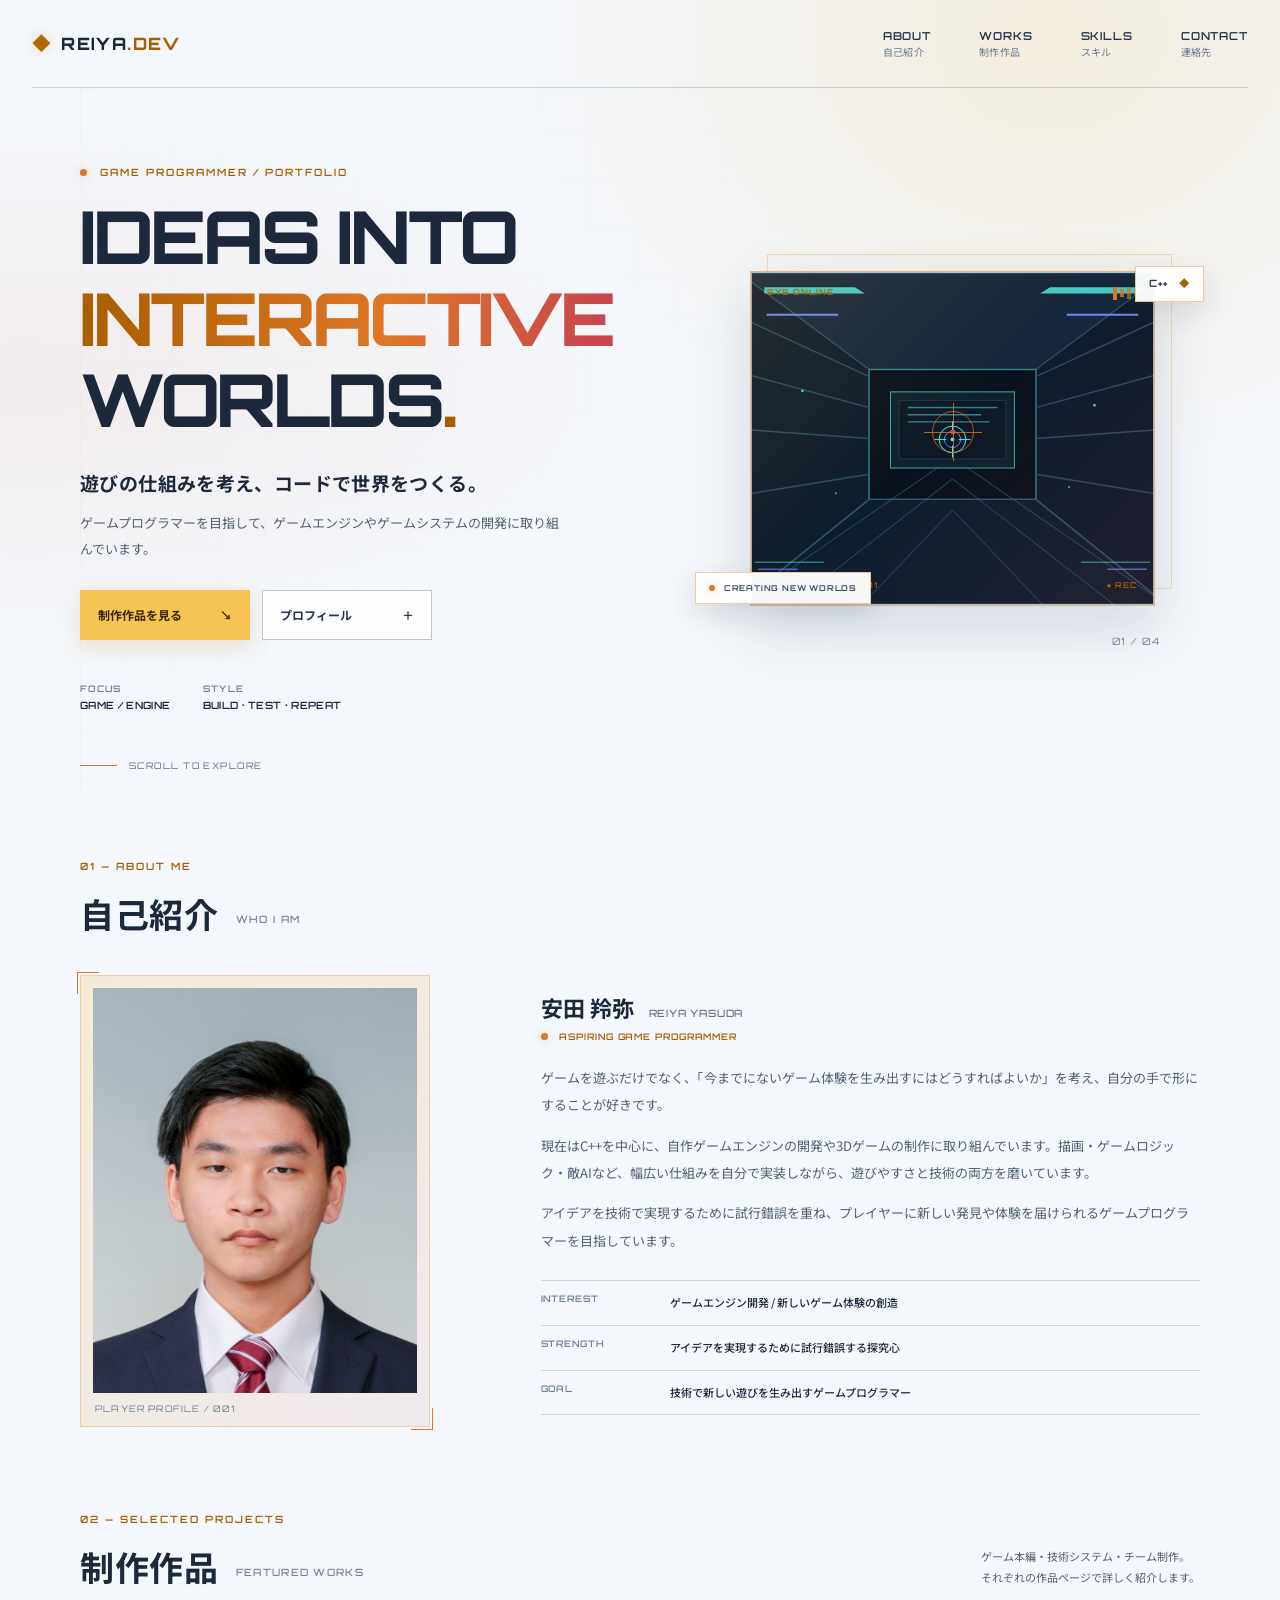
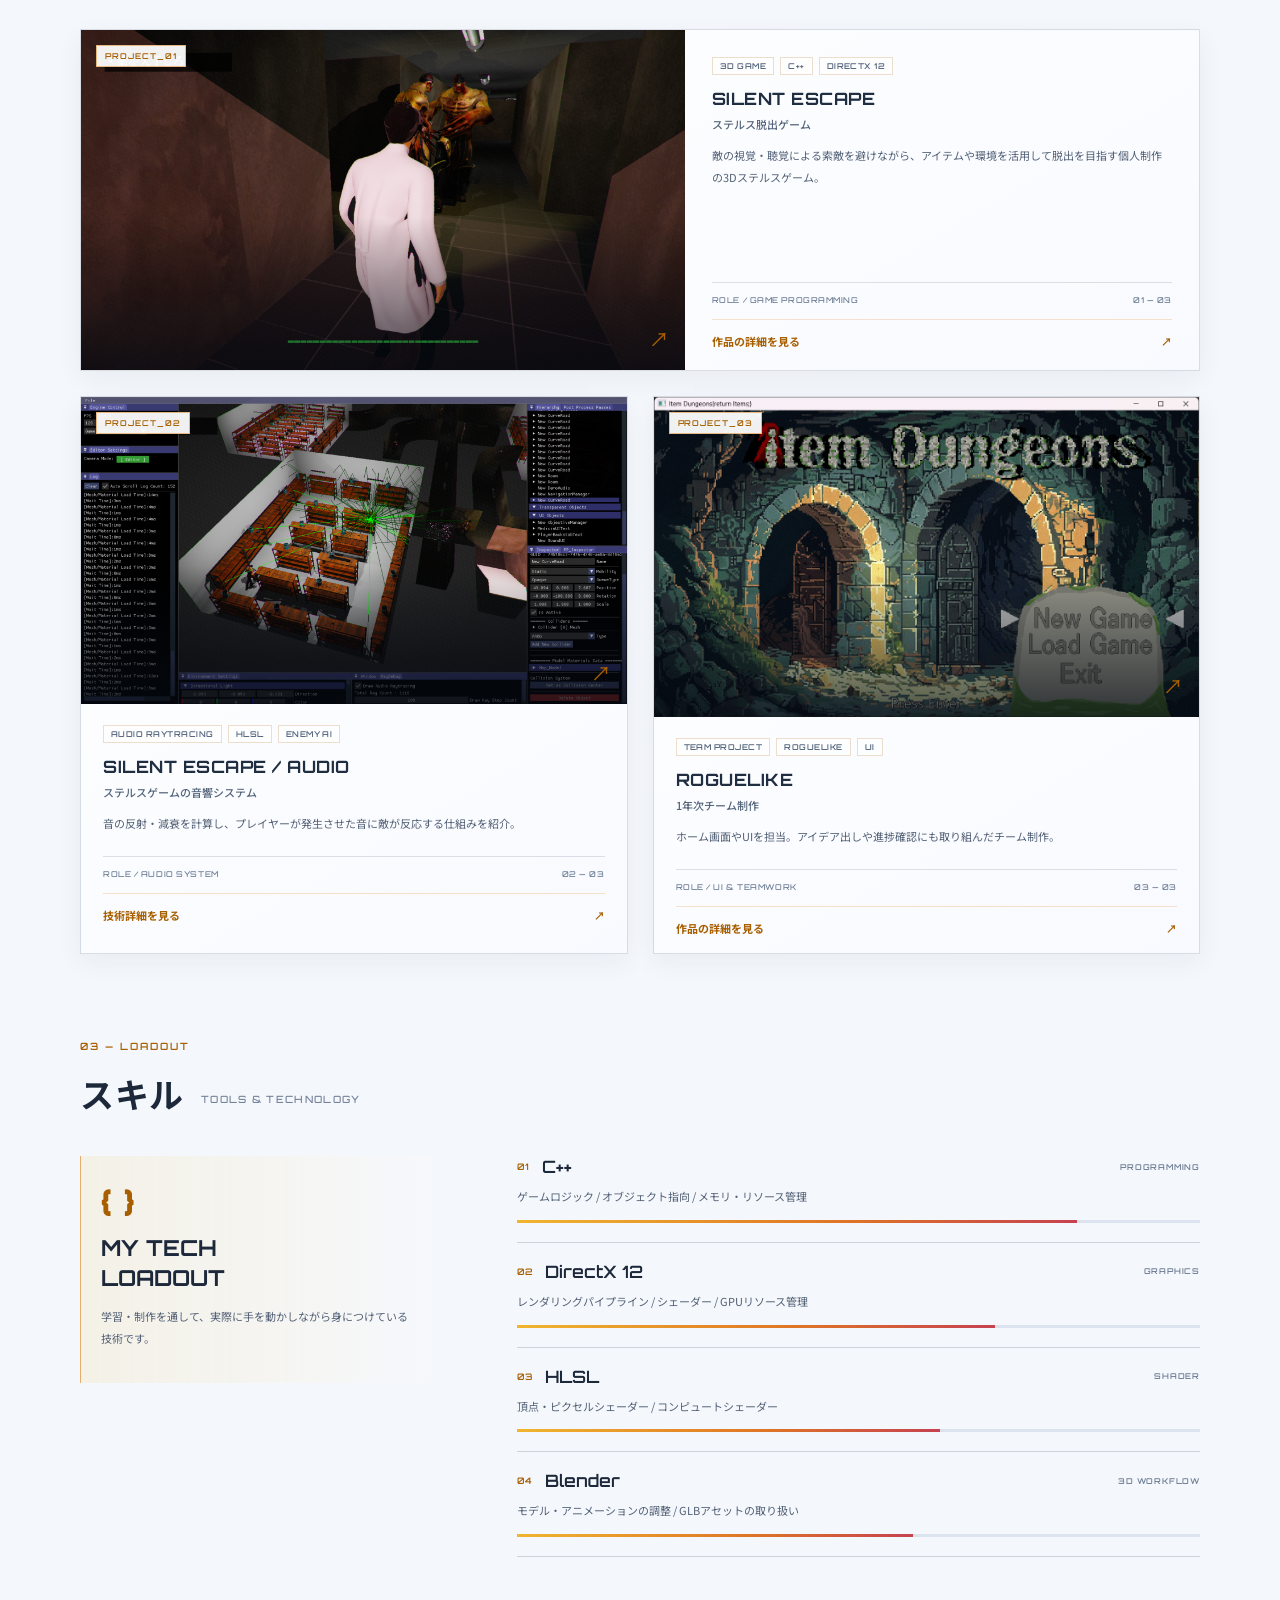
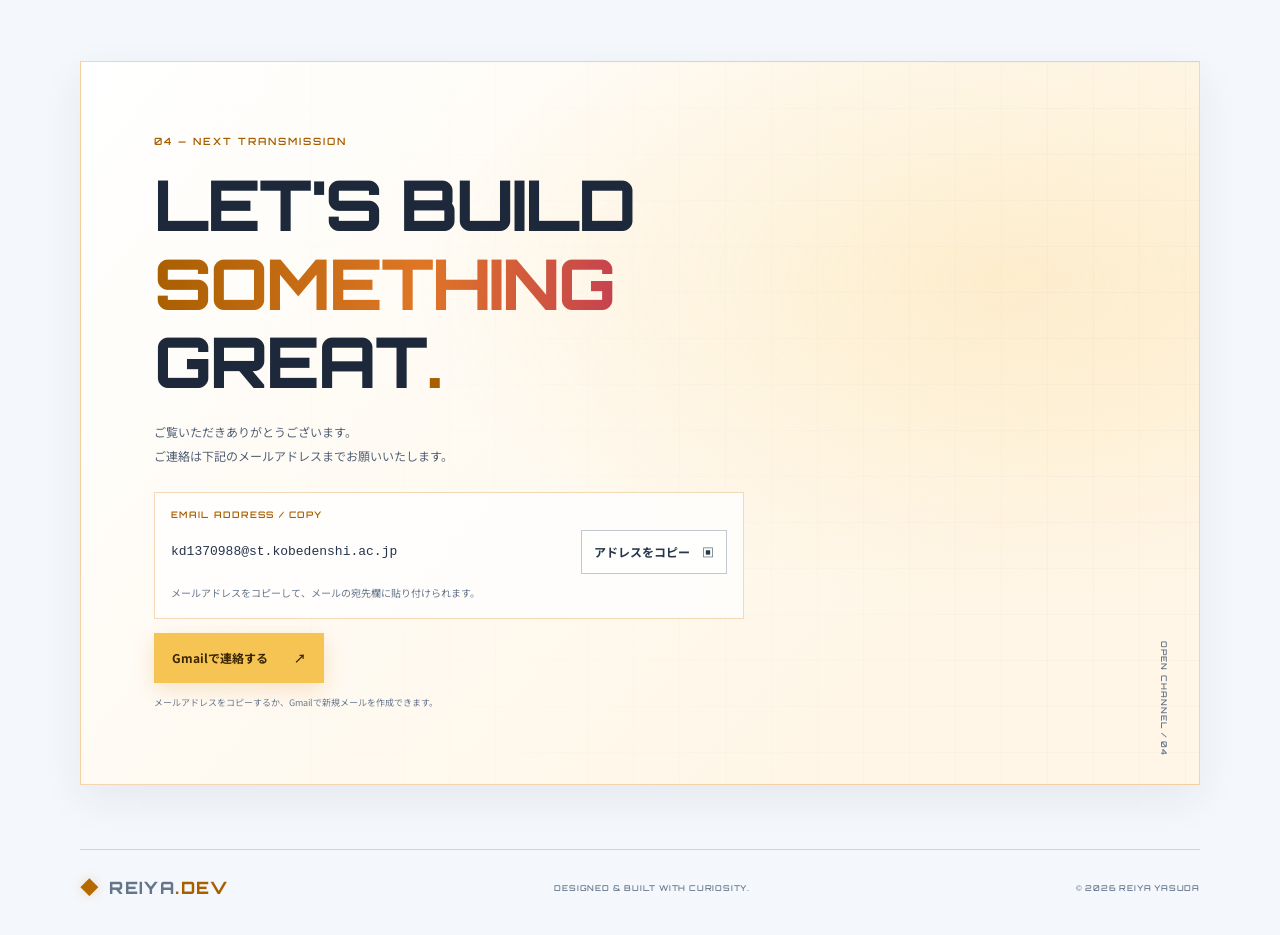
<file: index.html>
<!doctype html>
<html lang="ja">
<head>
  <meta charset="utf-8">
  <meta name="viewport" content="width=device-width, initial-scale=1">
  <meta name="theme-color" content="#080d16">
  <meta name="description" content="ゲームプログラマーのポートフォリオサイト。制作作品、スキル、プロフィールを紹介します。">
  <title>PORTFOLIO // GAME DEVELOPER</title>
  <link rel="preconnect" href="https://fonts.googleapis.com">
  <link rel="preconnect" href="https://fonts.gstatic.com" crossorigin>
  <link href="https://fonts.googleapis.com/css2?family=Orbitron:wght@500;600;700;800&family=Noto+Sans+JP:wght@400;500;600;700&display=swap" rel="stylesheet">
  <link rel="stylesheet" href="style.css">
  <script src="script.js" defer></script>
</head>
<body>
  <div class="scanlines" aria-hidden="true"></div>
  <header class="site-header">
    <a class="logo" href="#top" aria-label="ページ上部へ">
      <span class="logo-mark">◆</span><span>REIYA<span class="accent">.DEV</span></span>
    </a>
    <button class="menu-toggle" type="button" aria-label="メニューを開く" aria-expanded="false" aria-controls="site-nav">
      <span></span><span></span><span></span>
    </button>
    <nav class="site-nav" id="site-nav" aria-label="メインナビゲーション">
      <a href="#about">ABOUT <span>自己紹介</span></a>
      <a href="#works">WORKS <span>制作作品</span></a>
      <a href="#skills">SKILLS <span>スキル</span></a>
      <a href="#contact">CONTACT <span>連絡先</span></a>
    </nav>
  </header>

  <main id="top">
    <section class="hero section-shell" aria-labelledby="hero-title">
      <div class="hero-grid" aria-hidden="true"></div>
      <div class="hero-copy">
        <p class="eyebrow"><span class="status-dot"></span> GAME PROGRAMMER / PORTFOLIO</p>
        <h1 id="hero-title">IDEAS INTO<br><span class="gradient-text">INTERACTIVE</span><br>WORLDS<span class="title-period">.</span></h1>
        <p class="hero-lead">遊びの仕組みを考え、コードで世界をつくる。</p>
        <p class="hero-description">ゲームプログラマーを目指して、ゲームエンジンやゲームシステムの開発に取り組んでいます。</p>
        <div class="hero-actions">
          <a class="button button-primary" href="#works">制作作品を見る <span aria-hidden="true">↘</span></a>
          <a class="button button-ghost" href="#about">プロフィール <span aria-hidden="true">＋</span></a>
        </div>
        <div class="hero-meta">
          <div><span class="meta-label">FOCUS</span><strong>GAME / ENGINE</strong></div>
          <div><span class="meta-label">STYLE</span><strong>BUILD · TEST · REPEAT</strong></div>
        </div>
      </div>
      <div class="hero-visual" aria-label="ゲーム開発をイメージしたビジュアル">
        <div class="visual-frame frame-back"></div>
        <div class="visual-frame frame-front">
          <img src="images/hero-scene.svg" alt="暗いSF通路をイメージしたサンプルビジュアル">
          <div class="hud hud-top"><span>SYS.ONLINE</span><span class="hud-bars"><i></i><i></i><i></i><i></i></span></div>
          <div class="hud hud-bottom"><span>WORLD_BUILD_001</span><span>● REC</span></div>
          <div class="crosshair" aria-hidden="true"><i></i><b></b></div>
        </div>
        <div class="floating-tag tag-top">C++ <span>◆</span></div>
        <div class="floating-tag tag-bottom"><span class="status-dot"></span> CREATING NEW WORLDS</div>
        <span class="visual-index">01 / 04</span>
      </div>
      <a class="scroll-cue" href="#about"><span class="scroll-line"></span> SCROLL TO EXPLORE</a>
    </section>

    <section class="section section-shell" id="about" aria-labelledby="about-title">
      <div class="section-heading">
        <p class="section-kicker">01 — ABOUT ME</p>
        <h2 id="about-title">自己紹介<span class="heading-en">WHO I AM</span></h2>
      </div>
      <div class="about-layout">
        <div class="about-image-wrap">
          <img src="images/G3-1-43安田様260722.jpg" alt="プロフィール写真">
          <div class="image-corner corner-tl"></div><div class="image-corner corner-br"></div>
          <span class="image-caption">PLAYER PROFILE / 001</span>
        </div>
        <div class="about-content">
          <p class="about-name">安田 羚弥 <span>REIYA YASUDA</span></p>
          <p class="about-role"><span class="status-dot"></span> ASPIRING GAME PROGRAMMER</p>
          <p>ゲームを遊ぶだけでなく、「今までにないゲーム体験を生み出すにはどうすればよいか」を考え、自分の手で形にすることが好きです。</p>
          <p>現在はC++を中心に、自作ゲームエンジンの開発や3Dゲームの制作に取り組んでいます。描画・ゲームロジック・敵AIなど、幅広い仕組みを自分で実装しながら、遊びやすさと技術の両方を磨いています。</p>
          <p>アイデアを技術で実現するために試行錯誤を重ね、プレイヤーに新しい発見や体験を届けられるゲームプログラマーを目指しています。</p>
          <div class="about-facts">
            <div><span>INTEREST</span><strong>ゲームエンジン開発 / 新しいゲーム体験の創造</strong></div>
            <div><span>STRENGTH</span><strong>アイデアを実現するために試行錯誤する探究心</strong></div>
            <div><span>GOAL</span><strong>技術で新しい遊びを生み出すゲームプログラマー</strong></div>
          </div>
        </div>
      </div>
    </section>

    <section class="section section-shell works-section" id="works" aria-labelledby="works-title">
      <div class="section-heading heading-row">
        <div><p class="section-kicker">02 — SELECTED PROJECTS</p><h2 id="works-title">制作作品<span class="heading-en">FEATURED WORKS</span></h2></div>
        <p class="heading-note">ゲーム本編・技術システム・チーム制作。<br>それぞれの作品ページで詳しく紹介します。</p>
      </div>
      <div class="works-grid">
        <article class="work-card work-card-featured">
          <a class="work-image" href="works/silent-escape.html" aria-label="Silent Escapeの詳細を見る"><img src="images/SilentEscape.png" alt="Silent Escapeのゲーム画面"><span class="work-number">PROJECT_01</span><span class="work-open" aria-hidden="true">↗</span></a>
          <div class="work-info"><div class="work-tags"><span>3D GAME</span><span>C++</span><span>DIRECTX 12</span></div><h3>SILENT ESCAPE <span>ステルス脱出ゲーム</span></h3><p>敵の視覚・聴覚による索敵を避けながら、アイテムや環境を活用して脱出を目指す個人制作の3Dステルスゲーム。</p><div class="work-footer"><span>ROLE / GAME PROGRAMMING</span><span>01 — 03</span></div><a class="work-details-link" href="works/silent-escape.html">作品の詳細を見る <span aria-hidden="true">↗</span></a></div>
        </article>
        <article class="work-card">
          <a class="work-image" href="works/silent-escape-audio.html" aria-label="Silent Escapeの音響システムの詳細を見る"><img src="images/SoundRay.png" alt="音響レイトレーシングの可視化"><span class="work-number">PROJECT_02</span><span class="work-open" aria-hidden="true">↗</span></a>
          <div class="work-info"><div class="work-tags"><span>AUDIO RAYTRACING</span><span>HLSL</span><span>ENEMY AI</span></div><h3>SILENT ESCAPE / AUDIO <span>ステルスゲームの音響システム</span></h3><p>音の反射・減衰を計算し、プレイヤーが発生させた音に敵が反応する仕組みを紹介。</p><div class="work-footer"><span>ROLE / AUDIO SYSTEM</span><span>02 — 03</span></div><a class="work-details-link" href="works/silent-escape-audio.html">技術詳細を見る <span aria-hidden="true">↗</span></a></div>
        </article>
        <article class="work-card">
          <a class="work-image" href="works/team-roguelike.html" aria-label="1年次のチーム制作の詳細を見る"><img src="images/Teem_Title.png" alt="チーム制作ローグライクゲームを表すイラスト"><span class="work-number">PROJECT_03</span><span class="work-open" aria-hidden="true">↗</span></a>
          <div class="work-info"><div class="work-tags"><span>TEAM PROJECT</span><span>ROGUELIKE</span><span>UI</span></div><h3>ROGUELIKE <span>1年次チーム制作</span></h3><p>ホーム画面やUIを担当。アイデア出しや進捗確認にも取り組んだチーム制作。</p><div class="work-footer"><span>ROLE / UI & TEAMWORK</span><span>03 — 03</span></div><a class="work-details-link" href="works/team-roguelike.html">作品の詳細を見る <span aria-hidden="true">↗</span></a></div>
        </article>
      </div>
    </section>

    <section class="section section-shell skills-section" id="skills" aria-labelledby="skills-title">
      <div class="section-heading">
        <p class="section-kicker">03 — LOADOUT</p>
        <h2 id="skills-title">スキル<span class="heading-en">TOOLS & TECHNOLOGY</span></h2>
      </div>
      <div class="skills-layout">
        <div class="skills-intro"><span class="big-bracket">{ }</span><h3>MY TECH<br>LOADOUT</h3><p>学習・制作を通して、実際に手を動かしながら身につけている技術です。</p></div>
        <div class="skill-list">
          <div class="skill-item"><div class="skill-top"><div><span class="skill-code">01</span><h3>C++</h3></div><span class="skill-type">PROGRAMMING</span></div><p>ゲームロジック / オブジェクト指向 / メモリ・リソース管理</p><div class="skill-meter"><span style="--level: 82%"></span></div></div>
          <div class="skill-item"><div class="skill-top"><div><span class="skill-code">02</span><h3>DirectX 12</h3></div><span class="skill-type">GRAPHICS</span></div><p>レンダリングパイプライン / シェーダー / GPUリソース管理</p><div class="skill-meter"><span style="--level: 70%"></span></div></div>
          <div class="skill-item"><div class="skill-top"><div><span class="skill-code">03</span><h3>HLSL</h3></div><span class="skill-type">SHADER</span></div><p>頂点・ピクセルシェーダー / コンピュートシェーダー</p><div class="skill-meter"><span style="--level: 62%"></span></div></div>
          <div class="skill-item"><div class="skill-top"><div><span class="skill-code">04</span><h3>Blender</h3></div><span class="skill-type">3D WORKFLOW</span></div><p>モデル・アニメーションの調整 / GLBアセットの取り扱い</p><div class="skill-meter"><span style="--level: 58%"></span></div></div>
        </div>
      </div>
    </section>

    <section class="contact-section section-shell" id="contact" aria-labelledby="contact-title">
      <div class="contact-panel">
        <div class="contact-grid" aria-hidden="true"></div>
        <p class="section-kicker">04 — NEXT TRANSMISSION</p>
        <h2 id="contact-title">LET'S BUILD<br><span class="gradient-text">SOMETHING</span><br>GREAT<span class="title-period">.</span></h2>
        <p>ご覧いただきありがとうございます。<br>ご連絡は下記のメールアドレスまでお願いいたします。</p>
        <div class="contact-email-card">
          <p class="contact-email-label">EMAIL ADDRESS / COPY</p>
          <div class="contact-email-row">
            <code class="contact-email-address" id="contact-email">kd1370988@st.kobedenshi.ac.jp</code>
            <button class="button button-ghost contact-copy-button" id="copy-email-button" type="button">アドレスをコピー <span aria-hidden="true">▣</span></button>
          </div>
          <p class="contact-copy-status" id="contact-copy-status" role="status" aria-live="polite">メールアドレスをコピーして、メールの宛先欄に貼り付けられます。</p>
        </div>
        <div class="contact-actions">
          <a class="button button-primary contact-button" id="gmail-contact-link" href="https://mail.google.com/mail/?view=cm&amp;fs=1" target="_blank" rel="noopener noreferrer">Gmailで連絡する <span aria-hidden="true">↗</span></a>
        </div>
        <p class="contact-placeholder">メールアドレスをコピーするか、Gmailで新規メールを作成できます。</p>
        <div class="contact-side-label">OPEN CHANNEL / 04</div>
      </div>
    </section>
  </main>

  <footer class="site-footer section-shell"><a class="logo" href="#top"><span class="logo-mark">◆</span><span>REIYA<span class="accent">.DEV</span></span></a><p>DESIGNED & BUILT WITH CURIOSITY.</p><span>© <span id="current-year">2026</span> REIYA YASUDA</span></footer>
  <button class="back-to-top" type="button" aria-label="ページ上部へ戻る">↑</button>
</body>
</html>
</file>
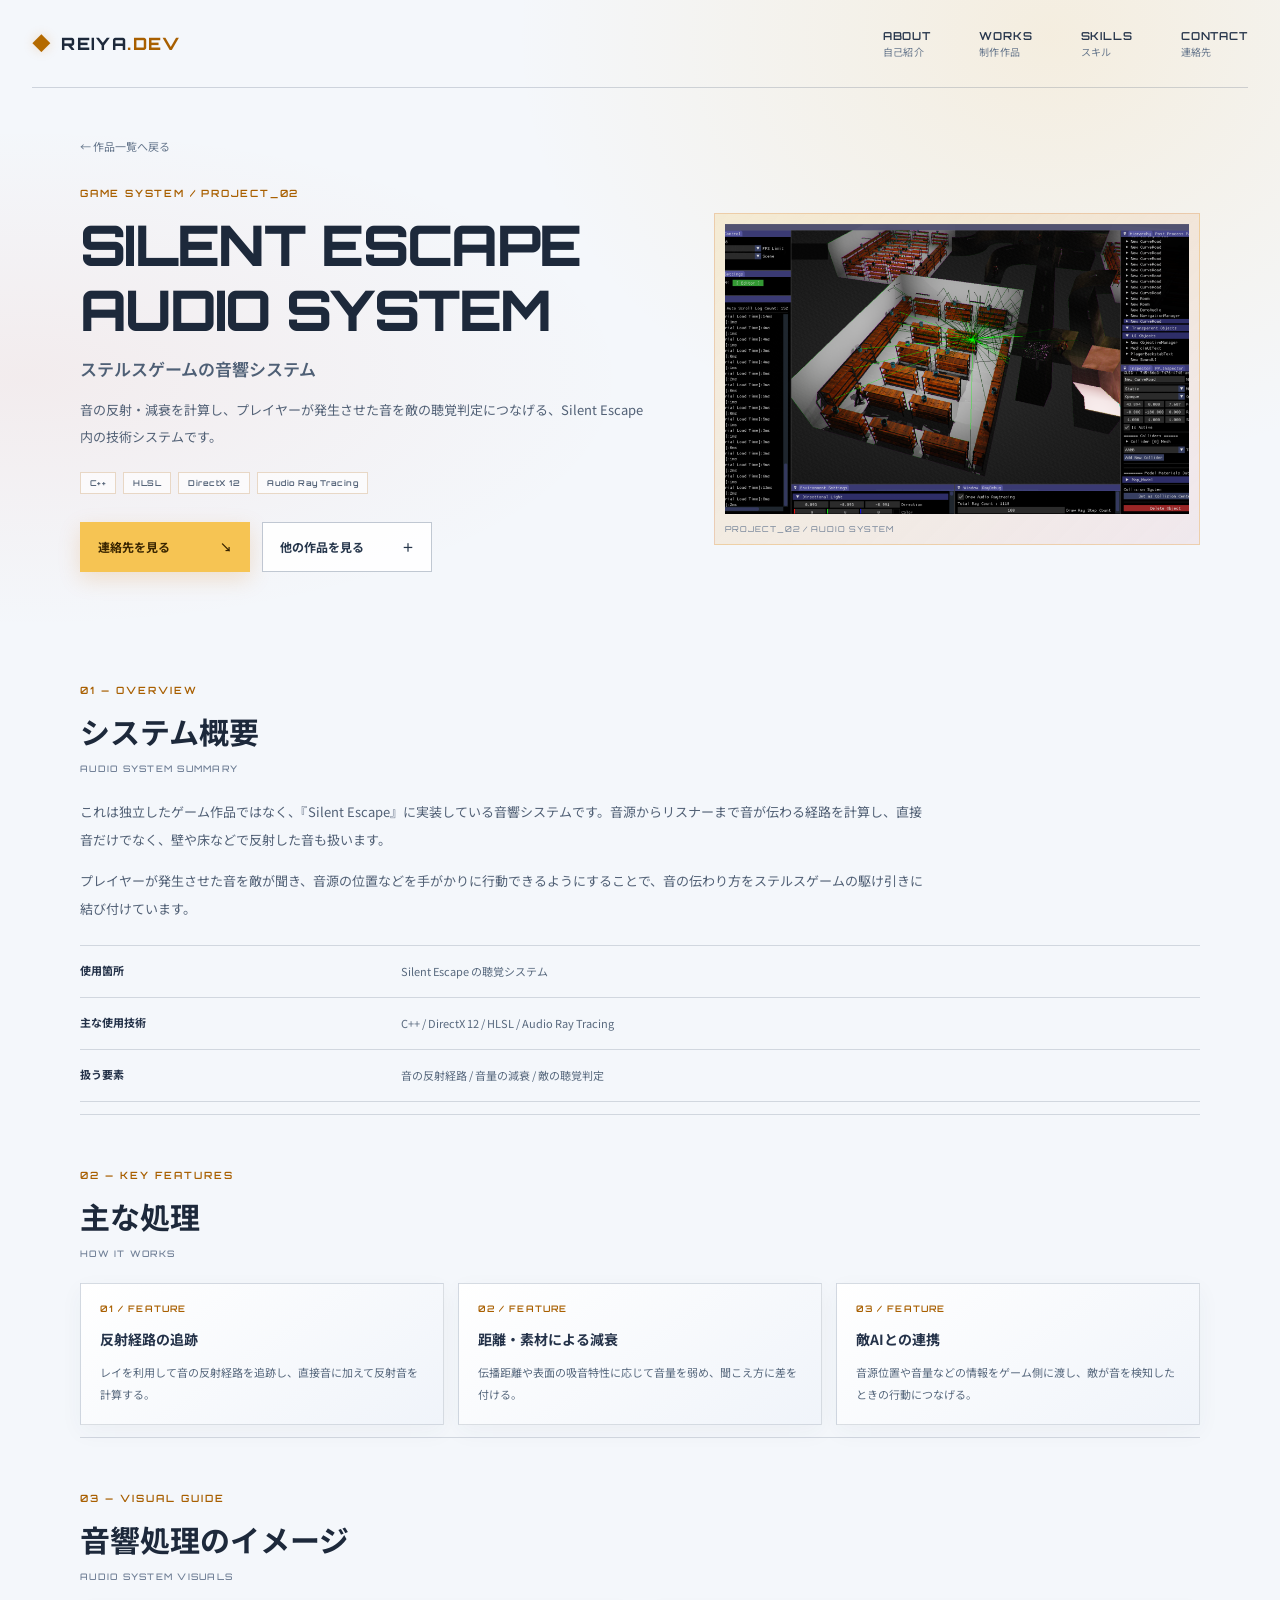
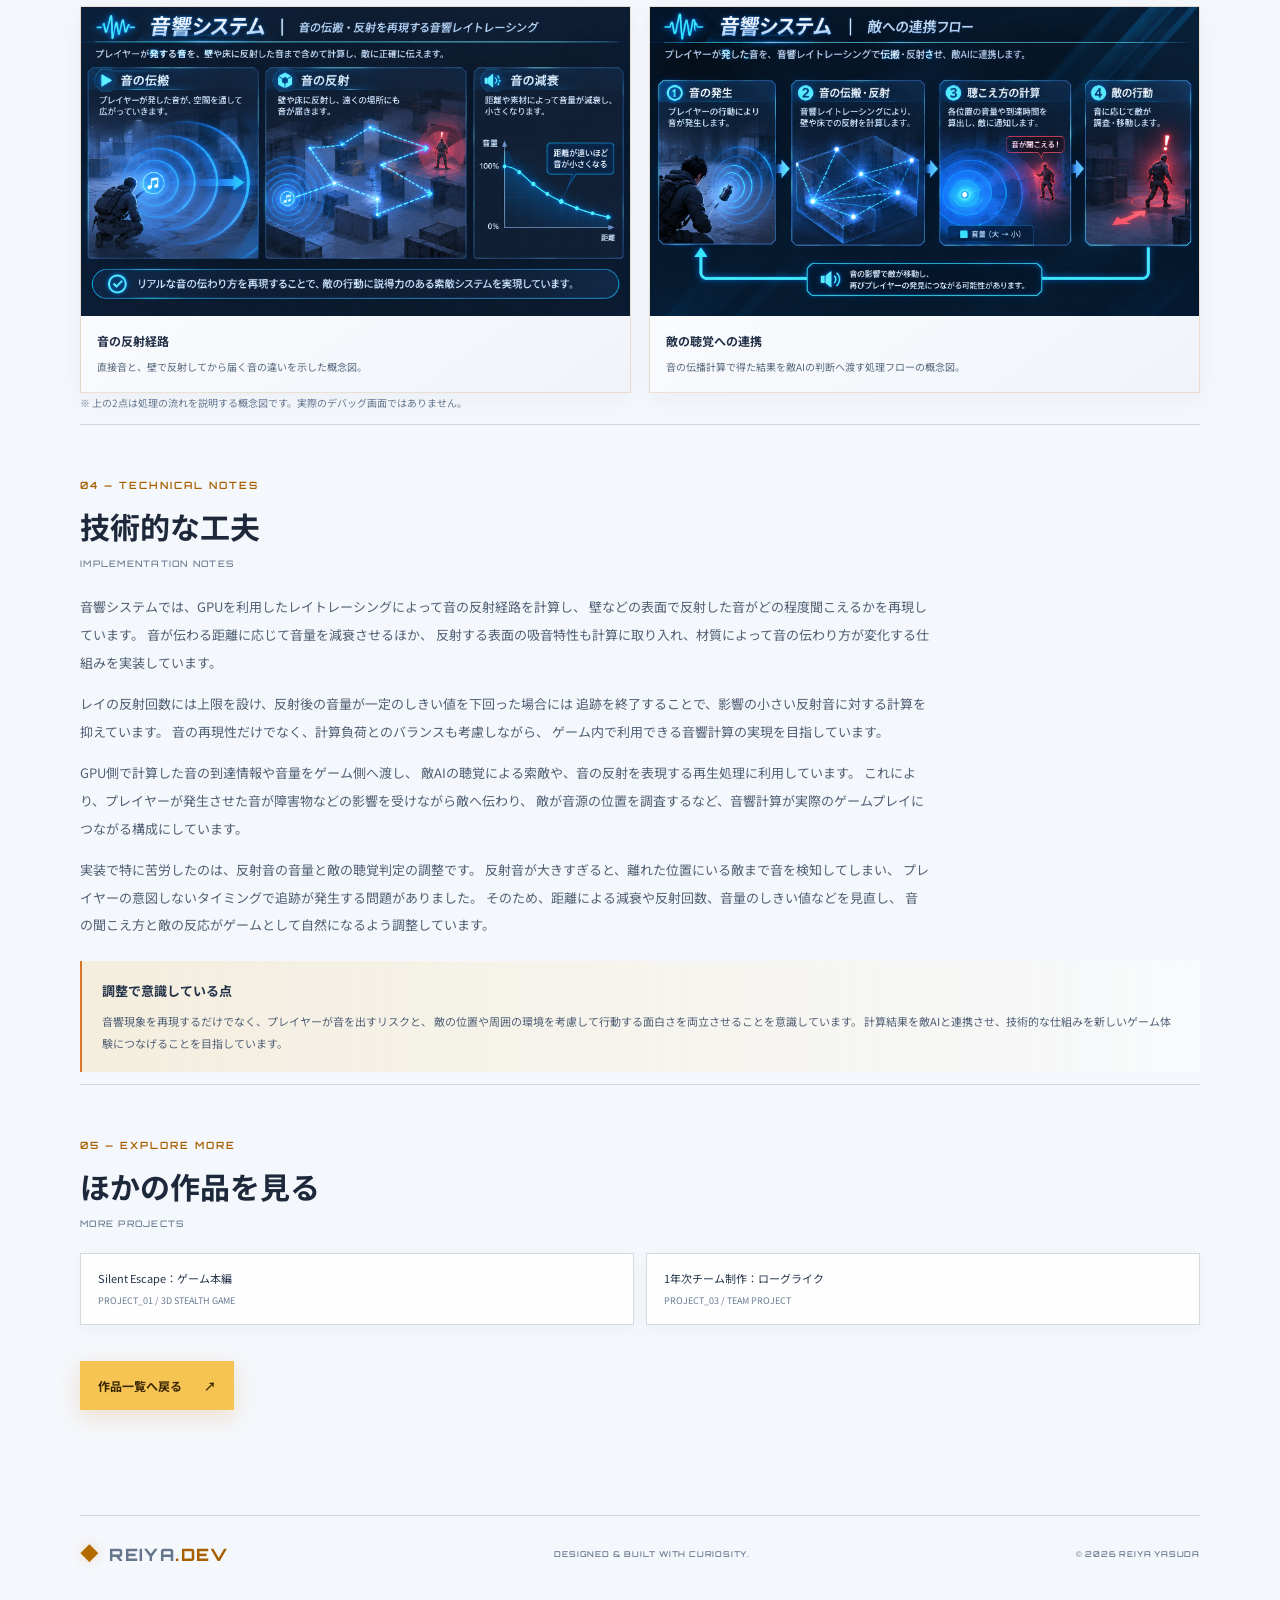
<file: works/silent-escape-audio.html>
<!doctype html>
<html lang="ja">
<head>
  <meta charset="utf-8">
  <meta name="viewport" content="width=device-width, initial-scale=1">
  <meta name="theme-color" content="#080d16">
  <meta name="description" content="Silent Escapeに実装している音響レイトレーシングと敵の聴覚システム。">
  <title>SILENT ESCAPE AUDIO SYSTEM // REIYA.DEV</title>
  <link rel="preconnect" href="https://fonts.googleapis.com">
  <link rel="preconnect" href="https://fonts.gstatic.com" crossorigin>
  <link href="https://fonts.googleapis.com/css2?family=Orbitron:wght@500;600;700;800&family=Noto+Sans+JP:wght@400;500;600;700&display=swap" rel="stylesheet">
  <link rel="stylesheet" href="../style.css">
  <link rel="stylesheet" href="detail.css">
  <script src="../script.js" defer></script>
</head>
<body>
  <div class="scanlines" aria-hidden="true"></div>
  <header class="site-header">
    <a class="logo" href="../index.html#top" aria-label="ポートフォリオのトップへ"><span class="logo-mark">◆</span><span>REIYA<span class="accent">.DEV</span></span></a>
    <button class="menu-toggle" type="button" aria-label="メニューを開く" aria-expanded="false" aria-controls="site-nav"><span></span><span></span><span></span></button>
    <nav class="site-nav" id="site-nav" aria-label="メインナビゲーション">
      <a href="../index.html#about">ABOUT <span>自己紹介</span></a>
      <a href="../index.html#works">WORKS <span>制作作品</span></a>
      <a href="../index.html#skills">SKILLS <span>スキル</span></a>
      <a href="../index.html#contact">CONTACT <span>連絡先</span></a>
    </nav>
  </header>
  <main class="detail-main" id="top">
    <section class="detail-hero section-shell">
      <a class="detail-back" href="../index.html#works">← 作品一覧へ戻る</a>
      <div class="detail-hero-grid">
        <div>
          <p class="detail-kicker">GAME SYSTEM / PROJECT_02</p>
          <h1 class="detail-title">SILENT ESCAPE<br>AUDIO SYSTEM<span class="detail-title-ja">ステルスゲームの音響システム</span></h1>
          <p class="detail-lead">音の反射・減衰を計算し、プレイヤーが発生させた音を敵の聴覚判定につなげる、Silent Escape内の技術システムです。</p>
          <ul class="detail-tags"><li>C++</li><li>HLSL</li><li>DirectX 12</li><li>Audio Ray Tracing</li></ul>
          <div class="hero-actions"><a class="button button-primary" href="../index.html#contact">連絡先を見る <span aria-hidden="true">↘</span></a><a class="button button-ghost" href="../index.html#works">他の作品を見る <span aria-hidden="true">＋</span></a></div>
        </div>
        <figure class="detail-hero-image"><img src="../images/SoundRay.png" alt="音響レイトレーシングの可視化画像"><figcaption>PROJECT_02 / AUDIO SYSTEM</figcaption></figure>
      </div>
    </section>
    
    <section class="detail-section section-shell" aria-labelledby="overview-title">
      <div class="detail-section-heading"><p class="section-kicker">01 — OVERVIEW</p><h2 id="overview-title">システム概要<span>AUDIO SYSTEM SUMMARY</span></h2></div>
      <div class="detail-copy"><p>これは独立したゲーム作品ではなく、『Silent Escape』に実装している音響システムです。音源からリスナーまで音が伝わる経路を計算し、直接音だけでなく、壁や床などで反射した音も扱います。</p><p>プレイヤーが発生させた音を敵が聞き、音源の位置などを手がかりに行動できるようにすることで、音の伝わり方をステルスゲームの駆け引きに結び付けています。</p></div>
      <ul class="detail-list" style="margin-top:22px"><li><strong>使用箇所</strong><span>Silent Escape の聴覚システム</span></li><li><strong>主な使用技術</strong><span>C++ / DirectX 12 / HLSL / Audio Ray Tracing</span></li><li><strong>扱う要素</strong><span>音の反射経路 / 音量の減衰 / 敵の聴覚判定</span></li></ul>
    </section>
    <section class="detail-section section-shell" aria-labelledby="features-title">
      <div class="detail-section-heading"><p class="section-kicker">02 — KEY FEATURES</p><h2 id="features-title">主な処理<span>HOW IT WORKS</span></h2></div>
      <div class="detail-info-grid"><article class="detail-info-card"><span class="info-number">01 / FEATURE</span><h3>反射経路の追跡</h3><p>レイを利用して音の反射経路を追跡し、直接音に加えて反射音を計算する。</p></article><article class="detail-info-card"><span class="info-number">02 / FEATURE</span><h3>距離・素材による減衰</h3><p>伝播距離や表面の吸音特性に応じて音量を弱め、聞こえ方に差を付ける。</p></article><article class="detail-info-card"><span class="info-number">03 / FEATURE</span><h3>敵AIとの連携</h3><p>音源位置や音量などの情報をゲーム側に渡し、敵が音を検知したときの行動につなげる。</p></article></div>
    </section>

    <section class="detail-section section-shell" aria-labelledby="audio-gallery-title">
      <div class="detail-section-heading"><p class="section-kicker">03 — VISUAL GUIDE</p><h2 id="audio-gallery-title">音響処理のイメージ<span>AUDIO SYSTEM VISUALS</span></h2></div>
      <div class="detail-gallery-grid">
        <figure class="detail-gallery-card"><img src="../images/音響レイトレーシング技術解説.png" alt="音源から出た音が壁で反射してリスナーへ届く経路の概念図"><figcaption><strong>音の反射経路</strong><span>直接音と、壁で反射してから届く音の違いを示した概念図。</span></figcaption></figure>
        <figure class="detail-gallery-card"><img src="../images/音響システム 敵連携フロー.png" alt="音源の発生からレイトレーシング、敵の聴覚判定までの処理フロー"><figcaption><strong>敵の聴覚への連携</strong><span>音の伝播計算で得た結果を敵AIの判断へ渡す処理フローの概念図。</span></figcaption></figure>
      </div>
      <p class="detail-note">※ 上の2点は処理の流れを説明する概念図です。実際のデバッグ画面ではありません。</p>
    </section>

    <section class="detail-section section-shell" aria-labelledby="technical-title">
      <div class="detail-section-heading"><p class="section-kicker">04 — TECHNICAL NOTES</p><h2 id="technical-title">技術的な工夫<span>IMPLEMENTATION NOTES</span></h2></div>
      <div class="detail-copy"><p>
      音響システムでは、GPUを利用したレイトレーシングによって音の反射経路を計算し、
      壁などの表面で反射した音がどの程度聞こえるかを再現しています。
      音が伝わる距離に応じて音量を減衰させるほか、
      反射する表面の吸音特性も計算に取り入れ、材質によって音の伝わり方が変化する仕組みを実装しています。
    </p>

    <p>
      レイの反射回数には上限を設け、反射後の音量が一定のしきい値を下回った場合には
      追跡を終了することで、影響の小さい反射音に対する計算を抑えています。
      音の再現性だけでなく、計算負荷とのバランスも考慮しながら、
      ゲーム内で利用できる音響計算の実現を目指しています。
    </p>

    <p>
      GPU側で計算した音の到達情報や音量をゲーム側へ渡し、
      敵AIの聴覚による索敵や、音の反射を表現する再生処理に利用しています。
      これにより、プレイヤーが発生させた音が障害物などの影響を受けながら敵へ伝わり、
      敵が音源の位置を調査するなど、音響計算が実際のゲームプレイにつながる構成にしています。
    </p>

    <p>
      実装で特に苦労したのは、反射音の音量と敵の聴覚判定の調整です。
      反射音が大きすぎると、離れた位置にいる敵まで音を検知してしまい、
      プレイヤーの意図しないタイミングで追跡が発生する問題がありました。
      そのため、距離による減衰や反射回数、音量のしきい値などを見直し、
      音の聞こえ方と敵の反応がゲームとして自然になるよう調整しています。
    </p></div>
      <div class="detail-callout"><h3>調整で意識している点</h3><p>
      音響現象を再現するだけでなく、プレイヤーが音を出すリスクと、
      敵の位置や周囲の環境を考慮して行動する面白さを両立させることを意識しています。
      計算結果を敵AIと連携させ、技術的な仕組みを新しいゲーム体験につなげることを目指しています。
    </p></div>
    </section>
    <section class="detail-section section-shell" aria-labelledby="next-title">
      <div class="detail-section-heading"><p class="section-kicker">05 — EXPLORE MORE</p><h2 id="next-title">ほかの作品を見る<span>MORE PROJECTS</span></h2></div>
      <div class="detail-next-projects"><a href="silent-escape.html">Silent Escape：ゲーム本編<span>PROJECT_01 / 3D STEALTH GAME</span></a><a href="team-roguelike.html">1年次チーム制作：ローグライク<span>PROJECT_03 / TEAM PROJECT</span></a></div>
      <div class="detail-nav-actions"><a class="button button-primary" href="../index.html#works">作品一覧へ戻る <span aria-hidden="true">↗</span></a></div>
    </section>
  </main>
  <footer class="site-footer section-shell detail-footer"><a class="logo" href="../index.html#top"><span class="logo-mark">◆</span><span>REIYA<span class="accent">.DEV</span></span></a><p>DESIGNED & BUILT WITH CURIOSITY.</p><span>© <span id="current-year">2026</span> REIYA YASUDA</span></footer>
  <button class="back-to-top" type="button" aria-label="ページ上部へ戻る">↑</button>
</body>
</html>
</file>
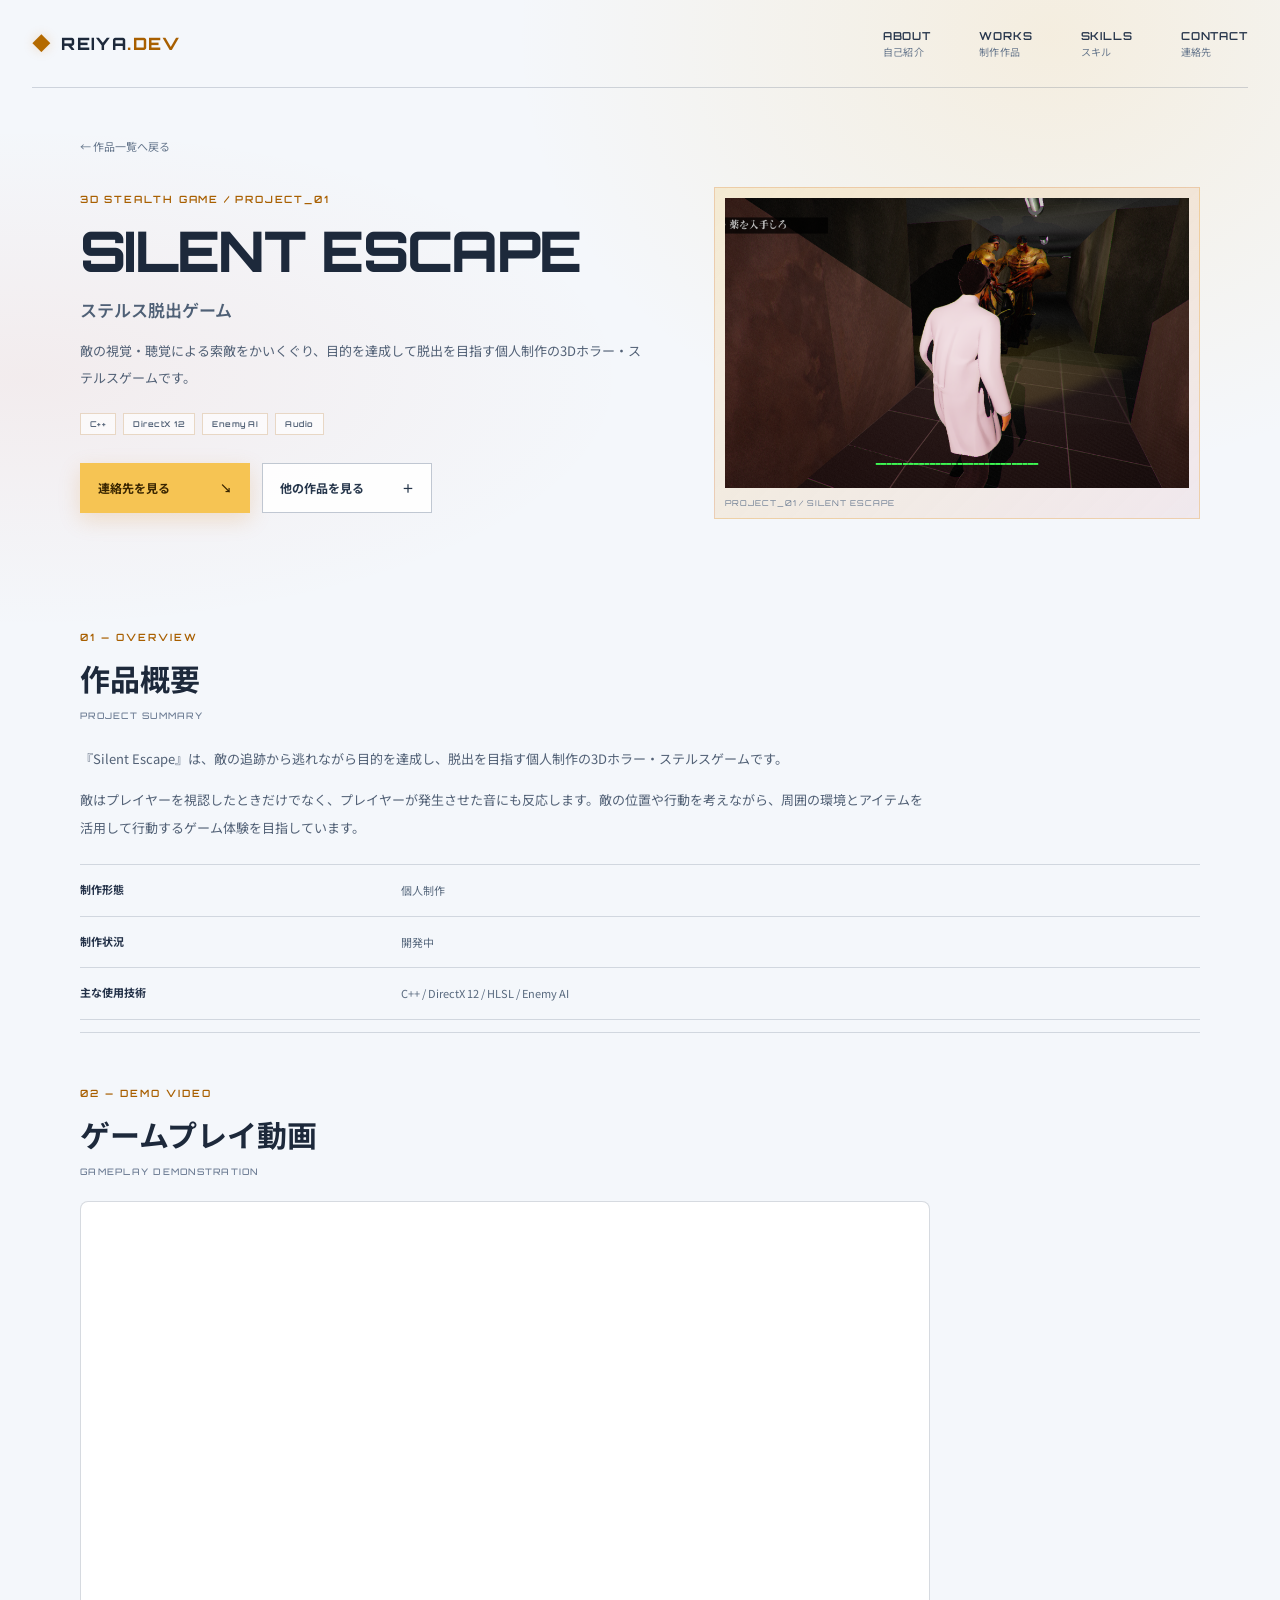
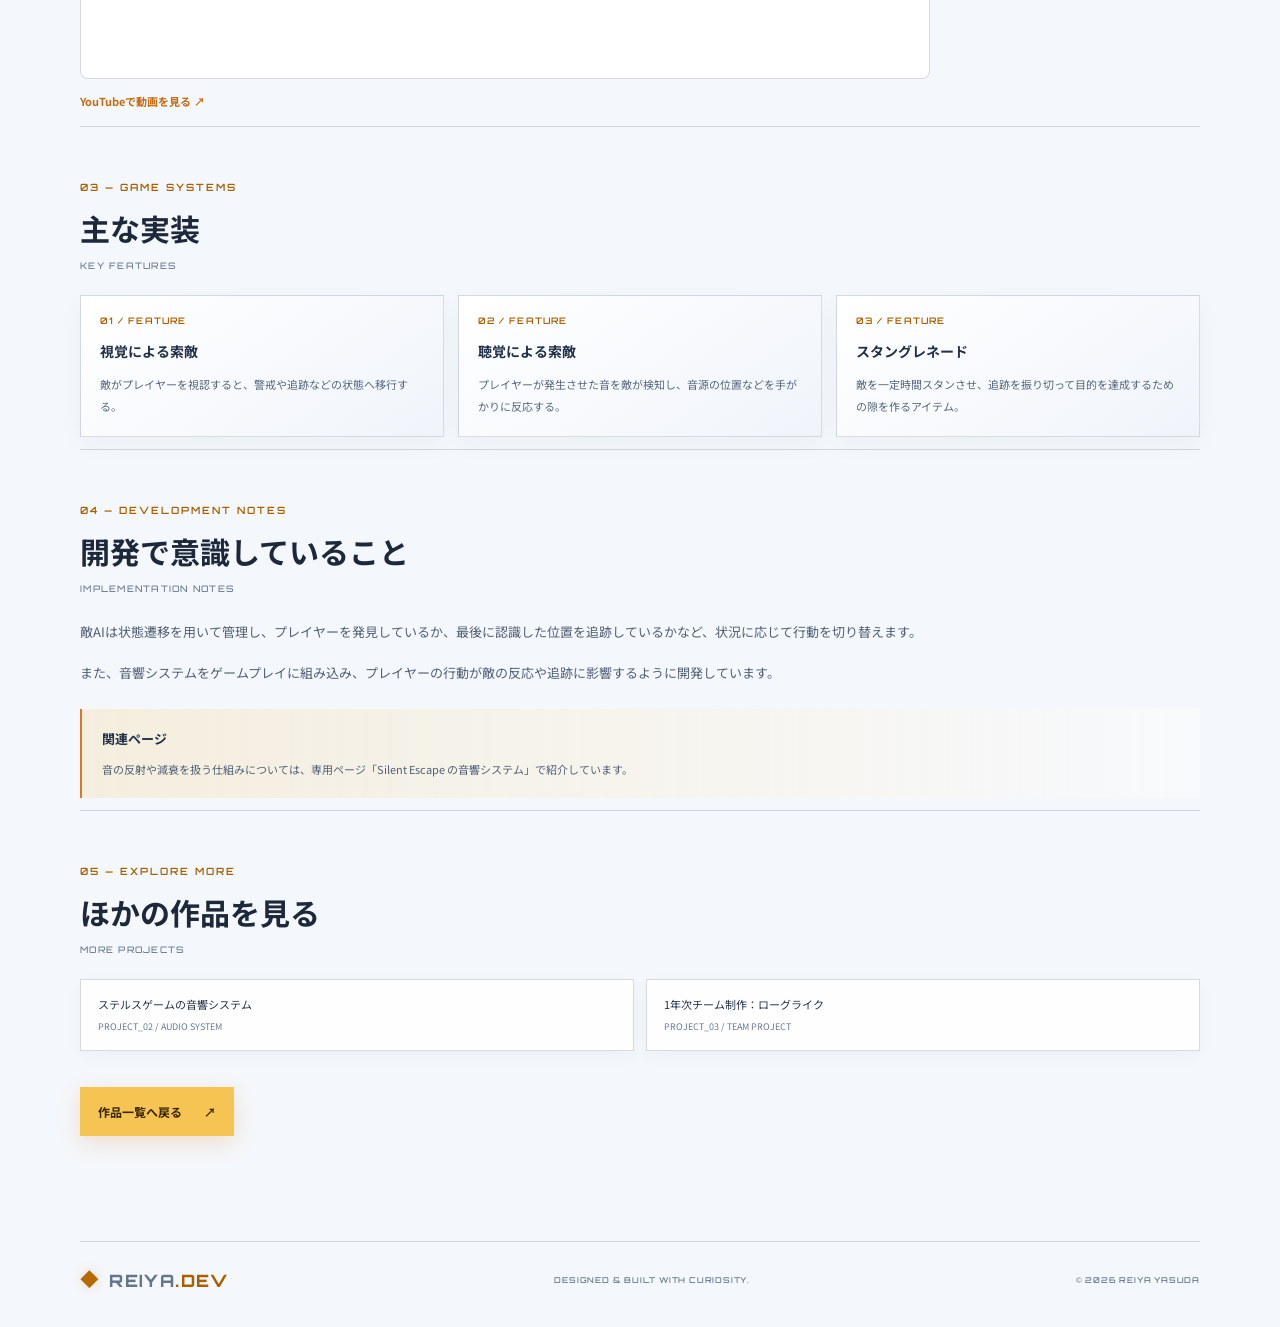
<file: works/silent-escape.html>
<!doctype html>
<html lang="ja">
<head>
  <meta charset="utf-8">
  <meta name="viewport" content="width=device-width, initial-scale=1">
  <meta name="referrer" content="strict-origin-when-cross-origin">
  <meta name="theme-color" content="#080d16">
  <meta name="description" content="敵の視覚と聴覚を避けながら脱出を目指す個人制作の3Dステルスゲーム Silent Escape。">
  <title>SILENT ESCAPE // REIYA.DEV</title>
  <link rel="preconnect" href="https://fonts.googleapis.com">
  <link rel="preconnect" href="https://fonts.gstatic.com" crossorigin>
  <link href="https://fonts.googleapis.com/css2?family=Orbitron:wght@500;600;700;800&family=Noto+Sans+JP:wght@400;500;600;700&display=swap" rel="stylesheet">
  <link rel="stylesheet" href="../style.css">
  <link rel="stylesheet" href="detail.css">
  <link rel="stylesheet" href="video-section.css">
  <script src="../script.js" defer></script>
</head>
<body>
  <div class="scanlines" aria-hidden="true"></div>
  <header class="site-header">
    <a class="logo" href="../index.html#top" aria-label="ポートフォリオのトップへ"><span class="logo-mark">◆</span><span>REIYA<span class="accent">.DEV</span></span></a>
    <button class="menu-toggle" type="button" aria-label="メニューを開く" aria-expanded="false" aria-controls="site-nav"><span></span><span></span><span></span></button>
    <nav class="site-nav" id="site-nav" aria-label="メインナビゲーション">
      <a href="../index.html#about">ABOUT <span>自己紹介</span></a>
      <a href="../index.html#works">WORKS <span>制作作品</span></a>
      <a href="../index.html#skills">SKILLS <span>スキル</span></a>
      <a href="../index.html#contact">CONTACT <span>連絡先</span></a>
    </nav>
  </header>
  <main class="detail-main" id="top">
    <section class="detail-hero section-shell">
      <a class="detail-back" href="../index.html#works">← 作品一覧へ戻る</a>
      <div class="detail-hero-grid">
        <div>
          <p class="detail-kicker">3D STEALTH GAME / PROJECT_01</p>
          <h1 class="detail-title">SILENT ESCAPE<span class="detail-title-ja">ステルス脱出ゲーム</span></h1>
          <p class="detail-lead">敵の視覚・聴覚による索敵をかいくぐり、目的を達成して脱出を目指す個人制作の3Dホラー・ステルスゲームです。</p>
          <ul class="detail-tags"><li>C++</li><li>DirectX 12</li><li>Enemy AI</li><li>Audio</li></ul>
          <div class="hero-actions"><a class="button button-primary" href="../index.html#contact">連絡先を見る <span aria-hidden="true">↘</span></a><a class="button button-ghost" href="../index.html#works">他の作品を見る <span aria-hidden="true">＋</span></a></div>
        </div>
        <figure class="detail-hero-image"><img src="../images/SilentEscape.png" alt="Silent Escapeのゲーム画面"><figcaption>PROJECT_01 / SILENT ESCAPE</figcaption></figure>
      </div>
    </section>
    
    <section class="detail-section section-shell" aria-labelledby="overview-title">
      <div class="detail-section-heading"><p class="section-kicker">01 — OVERVIEW</p><h2 id="overview-title">作品概要<span>PROJECT SUMMARY</span></h2></div>
      <div class="detail-copy"><p>『Silent Escape』は、敵の追跡から逃れながら目的を達成し、脱出を目指す個人制作の3Dホラー・ステルスゲームです。</p><p>敵はプレイヤーを視認したときだけでなく、プレイヤーが発生させた音にも反応します。敵の位置や行動を考えながら、周囲の環境とアイテムを活用して行動するゲーム体験を目指しています。</p></div>
      <ul class="detail-list" style="margin-top:22px"><li><strong>制作形態</strong><span>個人制作</span></li><li><strong>制作状況</strong><span>開発中</span></li><li><strong>主な使用技術</strong><span>C++ / DirectX 12 / HLSL / Enemy AI</span></li></ul>
    </section>
    <section class="detail-section section-shell" aria-labelledby="demo-video-title" id="demo-video">
      <div class="detail-section-heading">
        <p class="section-kicker">02 — DEMO VIDEO</p>
        <h2 id="demo-video-title">ゲームプレイ動画<span>GAMEPLAY DEMONSTRATION</span></h2>
      </div>
      <div class="video-wrapper">
        <iframe
          src="https://www.youtube.com/embed/d8Pn_bJa9bk"
          title="Silent Escape デモ動画"
          loading="lazy"
          referrerpolicy="strict-origin-when-cross-origin"
          allow="accelerometer; autoplay; clipboard-write; encrypted-media; gyroscope; picture-in-picture; web-share"
          allowfullscreen>
        </iframe>
      </div>
      <a class="video-fallback-link" href="https://youtu.be/d8Pn_bJa9bk" target="_blank" rel="noopener noreferrer">YouTubeで動画を見る ↗</a>
    </section>
    <section class="detail-section section-shell" aria-labelledby="features-title">
      <div class="detail-section-heading"><p class="section-kicker">03 — GAME SYSTEMS</p><h2 id="features-title">主な実装<span>KEY FEATURES</span></h2></div>
      <div class="detail-info-grid"><article class="detail-info-card"><span class="info-number">01 / FEATURE</span><h3>視覚による索敵</h3><p>敵がプレイヤーを視認すると、警戒や追跡などの状態へ移行する。</p></article><article class="detail-info-card"><span class="info-number">02 / FEATURE</span><h3>聴覚による索敵</h3><p>プレイヤーが発生させた音を敵が検知し、音源の位置などを手がかりに反応する。</p></article><article class="detail-info-card"><span class="info-number">03 / FEATURE</span><h3>スタングレネード</h3><p>敵を一定時間スタンさせ、追跡を振り切って目的を達成するための隙を作るアイテム。</p></article></div>
    </section>
    <section class="detail-section section-shell" aria-labelledby="technical-title">
      <div class="detail-section-heading"><p class="section-kicker">04 — DEVELOPMENT NOTES</p><h2 id="technical-title">開発で意識していること<span>IMPLEMENTATION NOTES</span></h2></div>
      <div class="detail-copy"><p>敵AIは状態遷移を用いて管理し、プレイヤーを発見しているか、最後に認識した位置を追跡しているかなど、状況に応じて行動を切り替えます。</p><p>また、音響システムをゲームプレイに組み込み、プレイヤーの行動が敵の反応や追跡に影響するように開発しています。</p></div>
      <div class="detail-callout"><h3>関連ページ</h3><p>音の反射や減衰を扱う仕組みについては、専用ページ「Silent Escape の音響システム」で紹介しています。</p></div>
    </section>
    <section class="detail-section section-shell" aria-labelledby="next-title">
      <div class="detail-section-heading"><p class="section-kicker">05 — EXPLORE MORE</p><h2 id="next-title">ほかの作品を見る<span>MORE PROJECTS</span></h2></div>
      <div class="detail-next-projects"><a href="silent-escape-audio.html">ステルスゲームの音響システム<span>PROJECT_02 / AUDIO SYSTEM</span></a><a href="team-roguelike.html">1年次チーム制作：ローグライク<span>PROJECT_03 / TEAM PROJECT</span></a></div>
      <div class="detail-nav-actions"><a class="button button-primary" href="../index.html#works">作品一覧へ戻る <span aria-hidden="true">↗</span></a></div>
    </section>
  </main>
  <footer class="site-footer section-shell detail-footer"><a class="logo" href="../index.html#top"><span class="logo-mark">◆</span><span>REIYA<span class="accent">.DEV</span></span></a><p>DESIGNED & BUILT WITH CURIOSITY.</p><span>© <span id="current-year">2026</span> REIYA YASUDA</span></footer>
  <button class="back-to-top" type="button" aria-label="ページ上部へ戻る">↑</button>
</body>
</html>
</file>
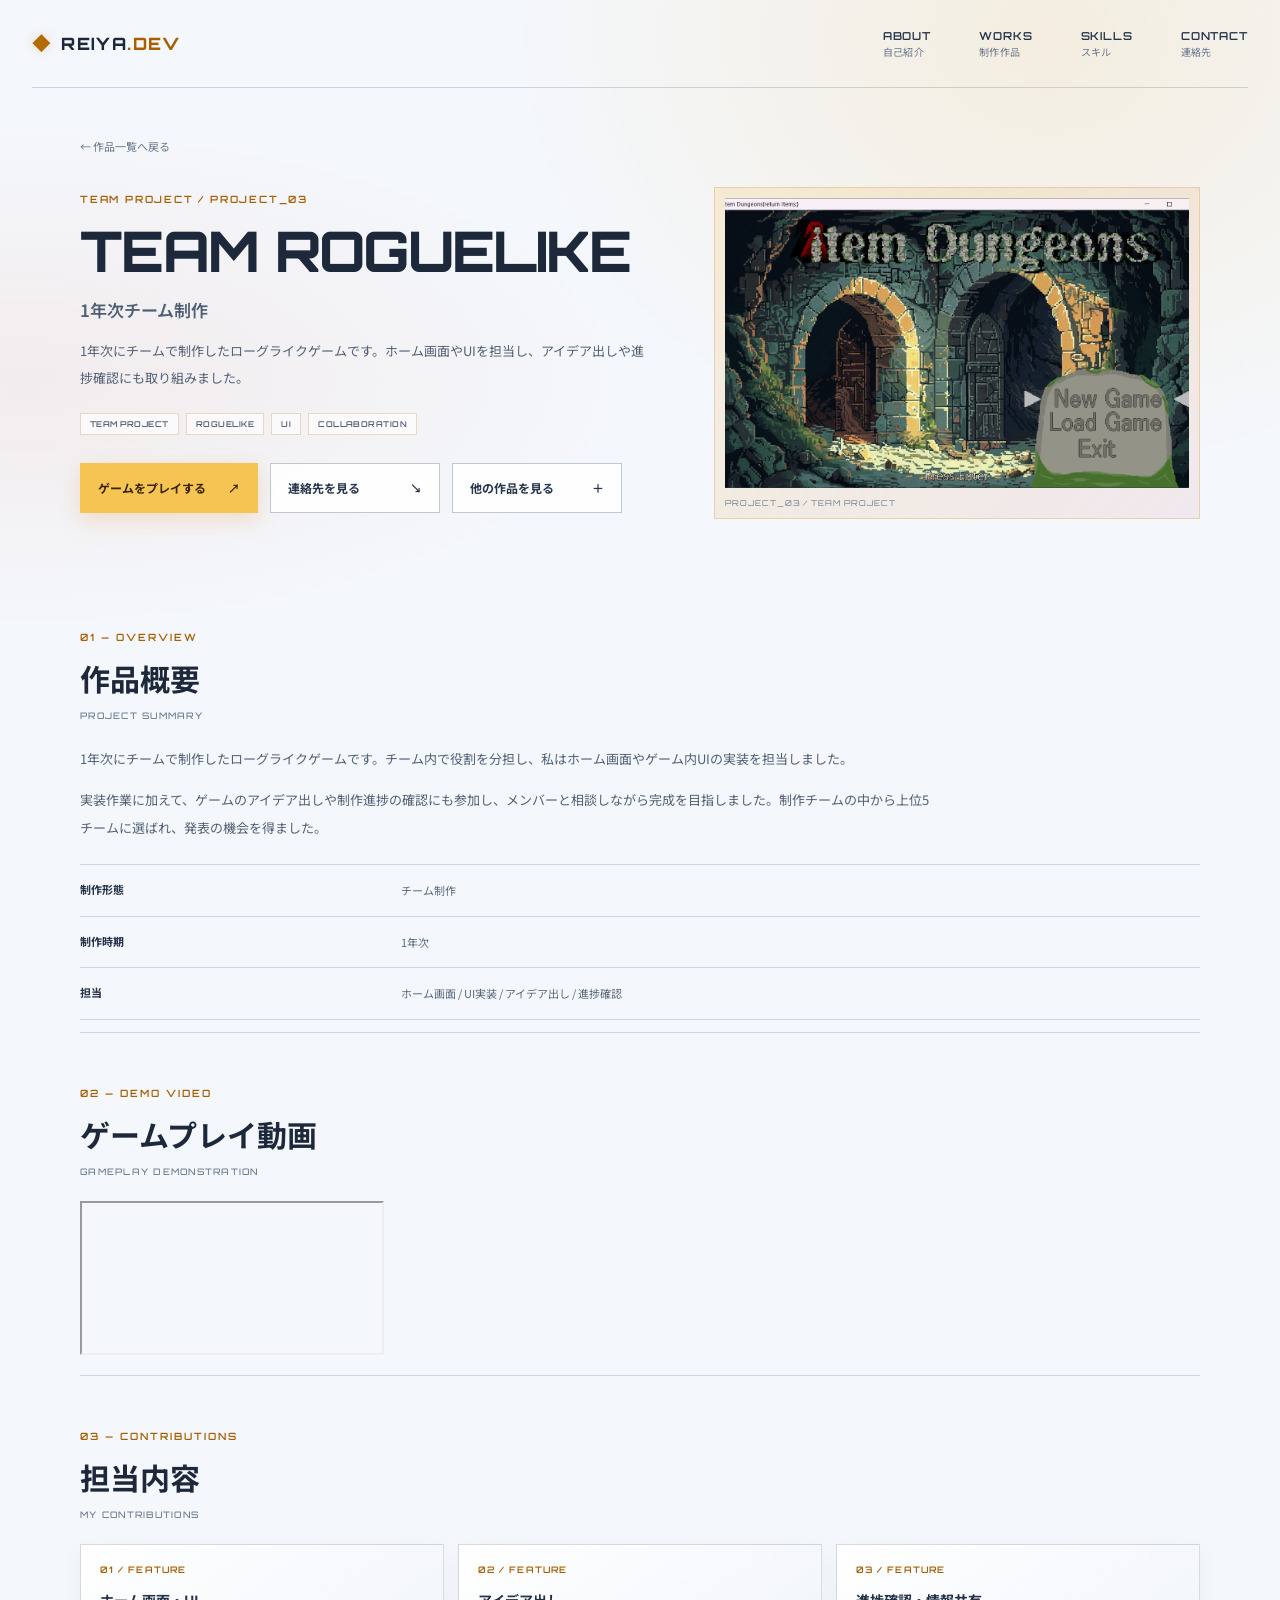
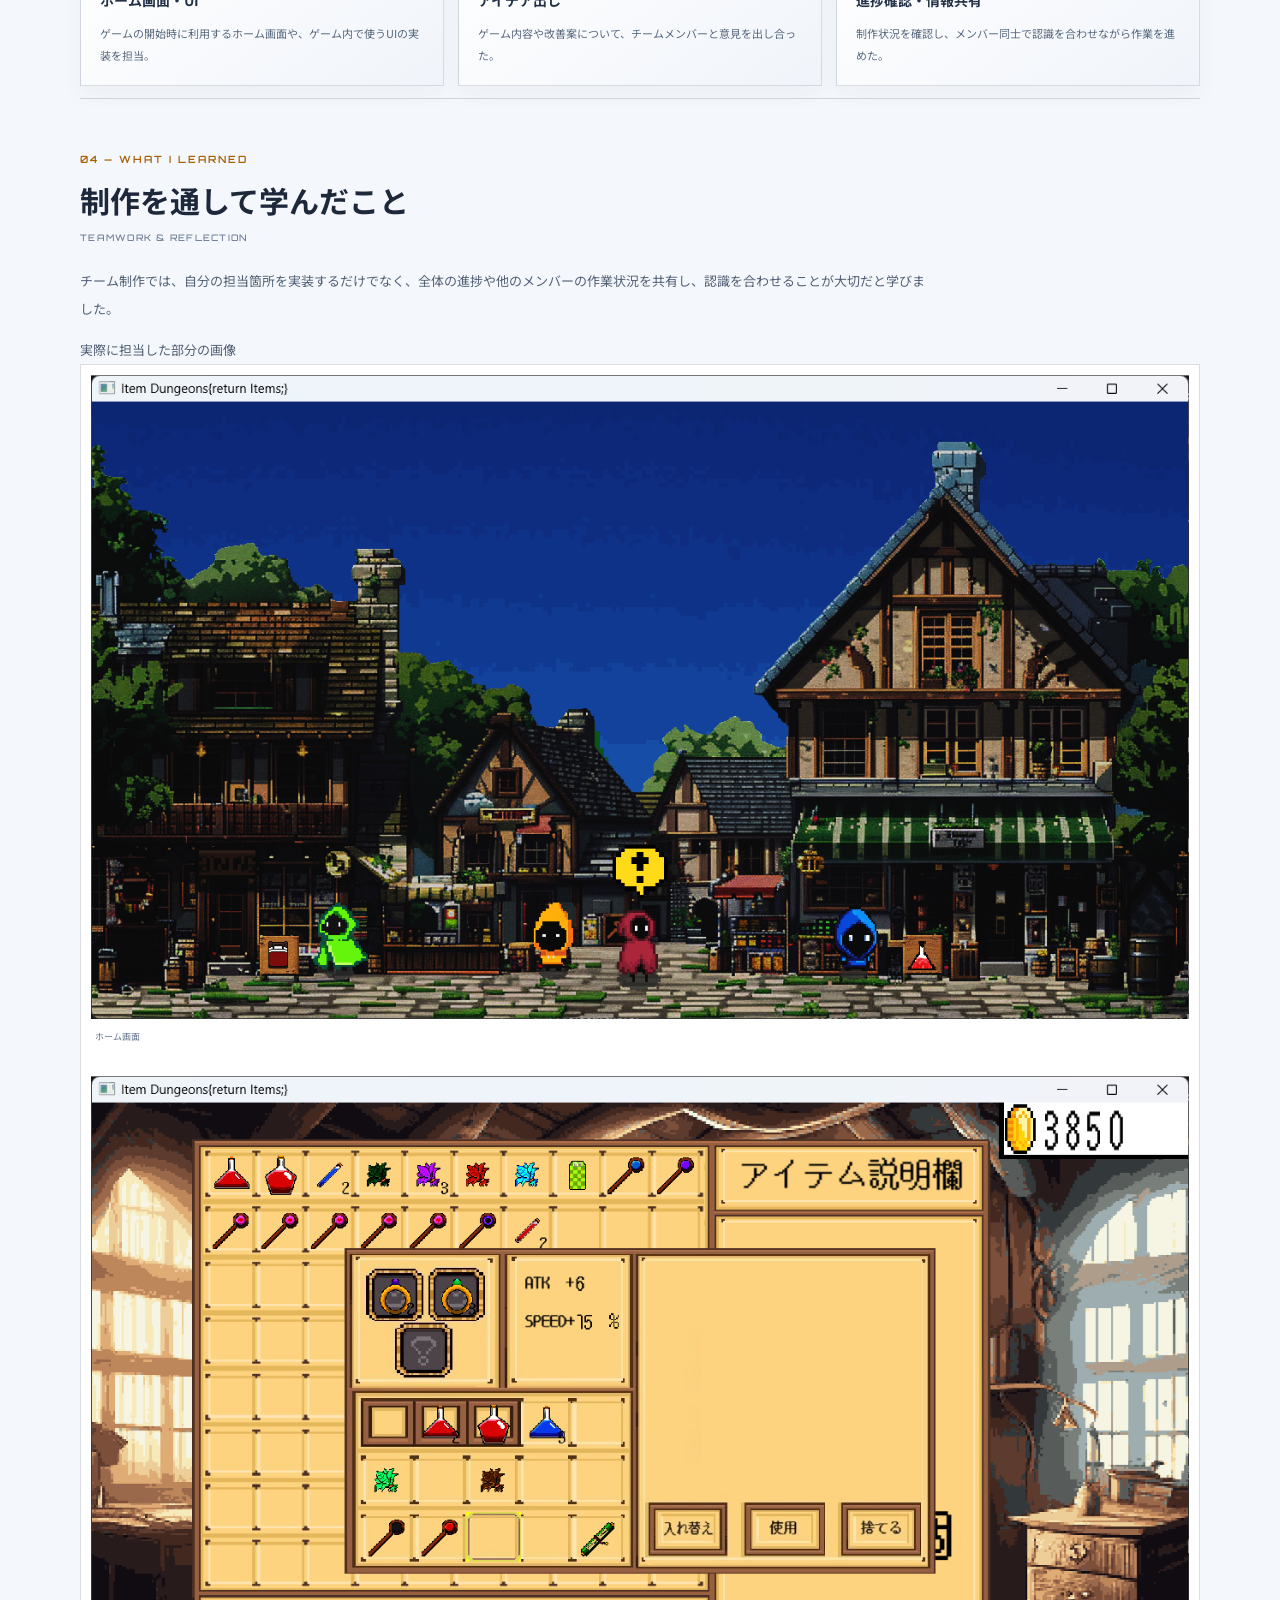
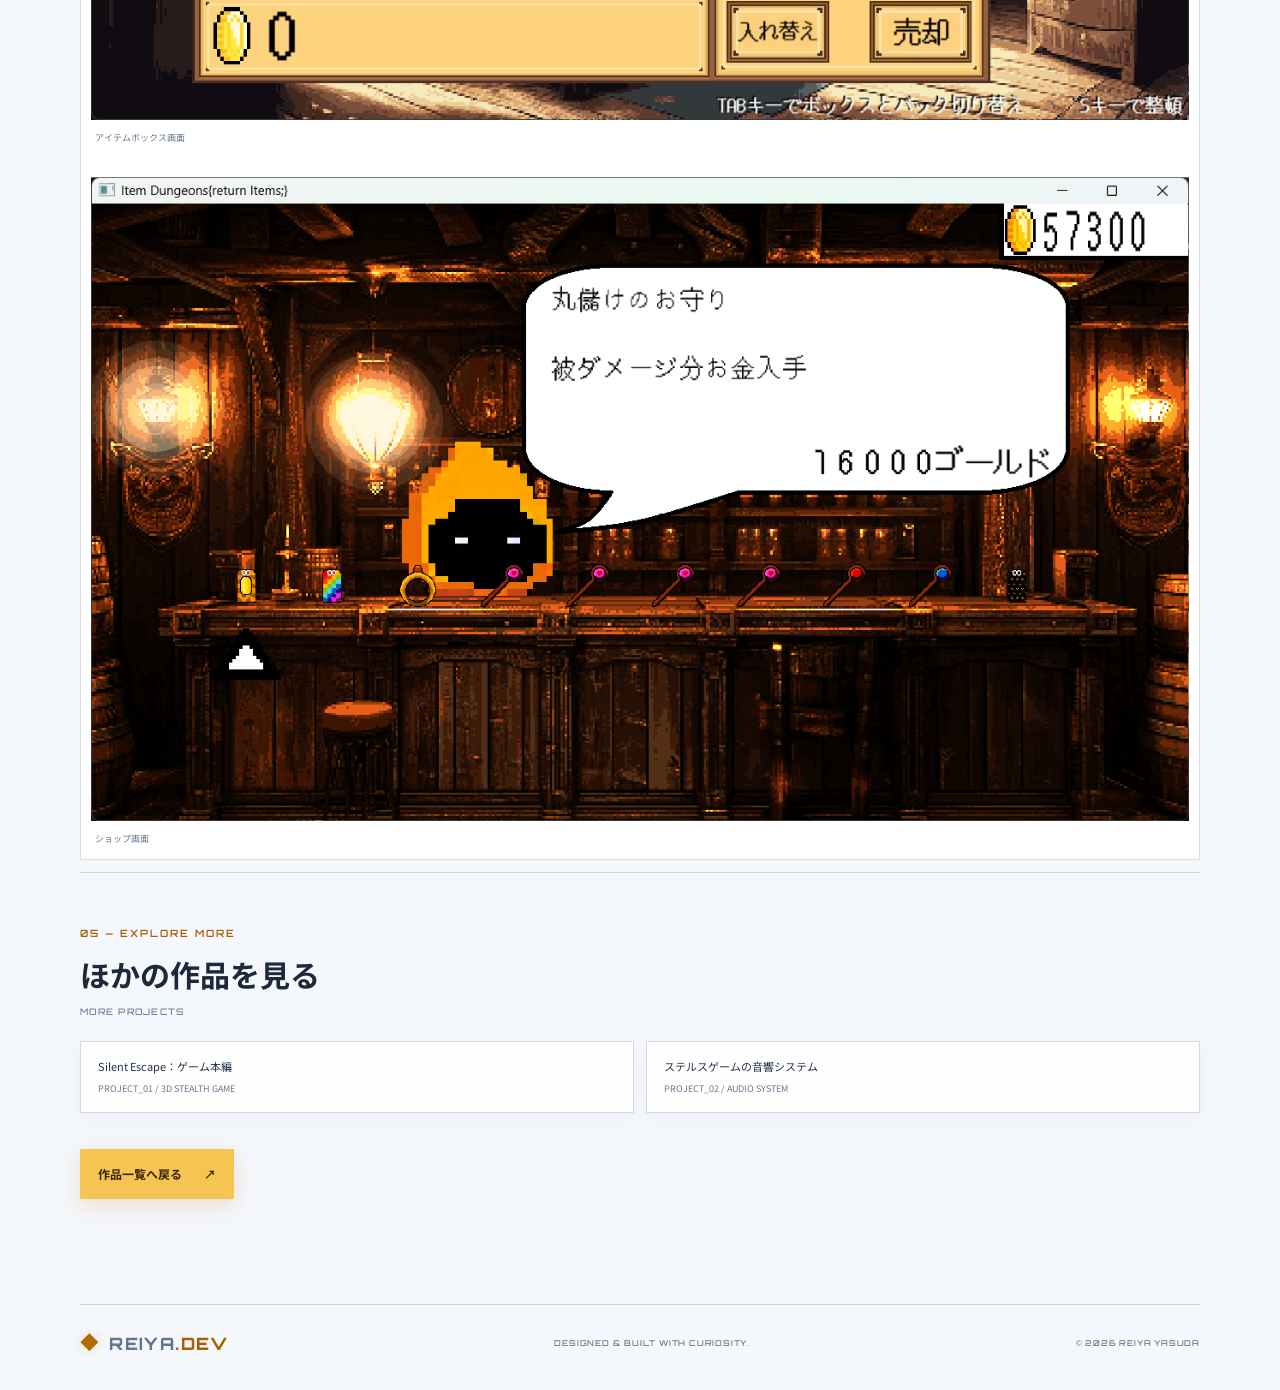
<file: works/team-roguelike.html>
<!doctype html>
<html lang="ja">
<head>
  <meta charset="utf-8">
  <meta name="viewport" content="width=device-width, initial-scale=1">
  <meta name="theme-color" content="#080d16">
  <meta name="description" content="1年次にチームで制作したローグライクゲーム。UI実装とチーム開発での取り組みを紹介。">
  <meta name="referrer" content="strict-origin-when-cross-origin">
  <title>TEAM ROGUELIKE // REIYA.DEV</title>
  <link rel="preconnect" href="https://fonts.googleapis.com">
  <link rel="preconnect" href="https://fonts.gstatic.com" crossorigin>
  <link href="https://fonts.googleapis.com/css2?family=Orbitron:wght@500;600;700;800&family=Noto+Sans+JP:wght@400;500;600;700&display=swap" rel="stylesheet">
  <link rel="stylesheet" href="../style.css">
  <link rel="stylesheet" href="detail.css">
  <script src="../script.js" defer></script>
</head>
<body>
  <div class="scanlines" aria-hidden="true"></div>
  <header class="site-header">
    <a class="logo" href="../index.html#top" aria-label="ポートフォリオのトップへ"><span class="logo-mark">◆</span><span>REIYA<span class="accent">.DEV</span></span></a>
    <button class="menu-toggle" type="button" aria-label="メニューを開く" aria-expanded="false" aria-controls="site-nav"><span></span><span></span><span></span></button>
    <nav class="site-nav" id="site-nav" aria-label="メインナビゲーション">
      <a href="../index.html#about">ABOUT <span>自己紹介</span></a>
      <a href="../index.html#works">WORKS <span>制作作品</span></a>
      <a href="../index.html#skills">SKILLS <span>スキル</span></a>
      <a href="../index.html#contact">CONTACT <span>連絡先</span></a>
    </nav>
  </header>
  <main class="detail-main" id="top">
    <section class="detail-hero section-shell">
      <a class="detail-back" href="../index.html#works">← 作品一覧へ戻る</a>
      <div class="detail-hero-grid">
        <div>
          <p class="detail-kicker">TEAM PROJECT / PROJECT_03</p>
          <h1 class="detail-title">TEAM ROGUELIKE<span class="detail-title-ja">1年次チーム制作</span></h1>
          <p class="detail-lead">1年次にチームで制作したローグライクゲームです。ホーム画面やUIを担当し、アイデア出しや進捗確認にも取り組みました。</p>
          <ul class="detail-tags"><li>TEAM PROJECT</li><li>ROGUELIKE</li><li>UI</li><li>COLLABORATION</li></ul>
          <div class="hero-actions">
            <a class="button button-primary" href="https://kobedenshigame.itch.io/itemdungeons" target="_blank" rel="noopener noreferrer" aria-label="itch.ioでチーム制作ゲームをプレイする（新しいタブで開きます）">ゲームをプレイする <span aria-hidden="true">↗</span></a>
            <a class="button button-ghost" href="../index.html#contact">連絡先を見る <span aria-hidden="true">↘</span></a>
            <a class="button button-ghost" href="../index.html#works">他の作品を見る <span aria-hidden="true">＋</span></a>
          </div>
        </div>
        <figure class="detail-hero-image"><img src="../images/Teem_Title.png" alt="チーム制作ローグライクゲームのタイトル画面"><figcaption>PROJECT_03 / TEAM PROJECT</figcaption></figure>
      </div>
    </section>
    
    <section class="detail-section section-shell" aria-labelledby="overview-title">
      <div class="detail-section-heading"><p class="section-kicker">01 — OVERVIEW</p><h2 id="overview-title">作品概要<span>PROJECT SUMMARY</span></h2></div>
      <div class="detail-copy"><p>1年次にチームで制作したローグライクゲームです。チーム内で役割を分担し、私はホーム画面やゲーム内UIの実装を担当しました。</p><p>実装作業に加えて、ゲームのアイデア出しや制作進捗の確認にも参加し、メンバーと相談しながら完成を目指しました。制作チームの中から上位5チームに選ばれ、発表の機会を得ました。</p></div>
      <ul class="detail-list" style="margin-top:22px"><li><strong>制作形態</strong><span>チーム制作</span></li><li><strong>制作時期</strong><span>1年次</span></li><li><strong>担当</strong><span>ホーム画面 / UI実装 / アイデア出し / 進捗確認</span></li></ul>
    </section>
    <section class="detail-section section-shell"
         aria-labelledby="demo-video-title">

      <div class="detail-section-heading">
        <p class="section-kicker">02 — DEMO VIDEO</p>
        <h2 id="demo-video-title">
            ゲームプレイ動画
            <span>GAMEPLAY DEMONSTRATION</span>
        </h2>
      </div>

      <div class="video-wrapper">
        <iframe
            src="https://www.youtube.com/embed/dOvEL8NBhSw?si=CS8uCEkhJuGCtvw3"
            title="ItemDungeons デモ動画"
            loading="lazy"
            referrerpolicy="strict-origin-when-cross-origin"
            allow="accelerometer; autoplay; clipboard-write; encrypted-media; gyroscope; picture-in-picture; web-share"
            allowfullscreen>
        </iframe>
      </div>
    </section>
    <section class="detail-section section-shell" aria-labelledby="features-title">
      <div class="detail-section-heading"><p class="section-kicker">03 — CONTRIBUTIONS</p><h2 id="features-title">担当内容<span>MY CONTRIBUTIONS</span></h2></div>
      <div class="detail-info-grid"><article class="detail-info-card"><span class="info-number">01 / FEATURE</span><h3>ホーム画面・UI</h3><p>ゲームの開始時に利用するホーム画面や、ゲーム内で使うUIの実装を担当。</p></article><article class="detail-info-card"><span class="info-number">02 / FEATURE</span><h3>アイデア出し</h3><p>ゲーム内容や改善案について、チームメンバーと意見を出し合った。</p></article><article class="detail-info-card"><span class="info-number">03 / FEATURE</span><h3>進捗確認・情報共有</h3><p>制作状況を確認し、メンバー同士で認識を合わせながら作業を進めた。</p></article></div>
    </section>
    <section class="detail-section section-shell" aria-labelledby="reflection-title">
      <div class="detail-section-heading"><p class="section-kicker">04 — WHAT I LEARNED</p><h2 id="reflection-title">制作を通して学んだこと<span>TEAMWORK & REFLECTION</span></h2></div>
      <div class="detail-copy"><p>チーム制作では、自分の担当箇所を実装するだけでなく、全体の進捗や他のメンバーの作業状況を共有し、認識を合わせることが大切だと学びました。</p><p>実際に担当した部分の画像</p></div>
      <figure class="detail-visual-note"><img src="../images/Teem_Home.png" alt="担当したホーム画面"><figcaption>ホーム画面</figcaption><br>
      <img src="../images/Teem_ItemBox.png" alt="担当したアイテムボックス画面"><figcaption>アイテムボックス画面</figcaption><br>
    <img src="../images/Teem_Shop.png" alt="担当したショップ画面"><figcaption>ショップ画面</figcaption></figure>
    </section>
    <section class="detail-section section-shell" aria-labelledby="next-title">
      <div class="detail-section-heading"><p class="section-kicker">05 — EXPLORE MORE</p><h2 id="next-title">ほかの作品を見る<span>MORE PROJECTS</span></h2></div>
      <div class="detail-next-projects"><a href="silent-escape.html">Silent Escape：ゲーム本編<span>PROJECT_01 / 3D STEALTH GAME</span></a><a href="silent-escape-audio.html">ステルスゲームの音響システム<span>PROJECT_02 / AUDIO SYSTEM</span></a></div>
      <div class="detail-nav-actions"><a class="button button-primary" href="../index.html#works">作品一覧へ戻る <span aria-hidden="true">↗</span></a></div>
    </section>
  </main>
  <footer class="site-footer section-shell detail-footer"><a class="logo" href="../index.html#top"><span class="logo-mark">◆</span><span>REIYA<span class="accent">.DEV</span></span></a><p>DESIGNED & BUILT WITH CURIOSITY.</p><span>© <span id="current-year">2026</span> REIYA YASUDA</span></footer>
  <button class="back-to-top" type="button" aria-label="ページ上部へ戻る">↑</button>
</body>
</html>
</file>
<file: style.css>
:root {
  --bg: #080d16;
  --panel: #0d1522;
  --panel-light: #111e2e;
  --text: #edf4ff;
  --muted: #9aa8bb;
  --line: rgba(153, 181, 211, .18);
  --cyan: #53f3e6;
  --blue: #6c87ff;
  --purple: #aa83ff;
  --font-display: 'Orbitron', sans-serif;
  --font-body: 'Noto Sans JP', sans-serif;
}

* { box-sizing: border-box; }
html { scroll-behavior: smooth; scroll-padding-top: 90px; }
body { margin: 0; background: var(--bg); color: var(--text); font-family: var(--font-body); line-height: 1.8; overflow-x: hidden; }
body::before { content: ''; position: fixed; inset: 0; z-index: -2; pointer-events: none; background: radial-gradient(ellipse at 80% 6%, rgba(75, 102, 190, .14), transparent 36%), radial-gradient(ellipse at 0% 46%, rgba(31, 205, 201, .06), transparent 34%), #080d16; }
a { color: inherit; text-decoration: none; }
button { font: inherit; }
::selection { color: #071019; background: var(--cyan); }
.scanlines { position: fixed; inset: 0; z-index: 5; pointer-events: none; opacity: .12; background: repeating-linear-gradient(to bottom, transparent 0 3px, rgba(0, 0, 0, .22) 4px); }
.site-header { width: min(1240px, calc(100% - 64px)); height: 88px; display: flex; align-items: center; justify-content: space-between; margin: 0 auto; border-bottom: 1px solid var(--line); position: relative; z-index: 10; }
.logo { display: inline-flex; align-items: center; gap: 10px; font: 800 17px var(--font-display); letter-spacing: .08em; white-space: nowrap; }
.logo-mark { color: var(--cyan); font-size: 18px; text-shadow: 0 0 15px rgba(83, 243, 230, .65); }
.accent { color: var(--cyan); }
.site-nav { display: flex; align-items: center; gap: clamp(20px, 4vw, 48px); }
.site-nav a { font: 600 11px var(--font-display); letter-spacing: .08em; color: #e8f2ff; transition: color .2s ease; }
.site-nav a span { display: block; color: #77869b; font: 400 10px var(--font-body); letter-spacing: .03em; margin-top: 1px; }
.site-nav a:hover, .site-nav a:focus-visible { color: var(--cyan); }
.menu-toggle { display: none; }
.section-shell { width: min(1120px, calc(100% - 64px)); margin-inline: auto; }
.hero { min-height: 650px; padding-top: 78px; padding-bottom: 85px; display: grid; grid-template-columns: 1.08fr .92fr; align-items: center; gap: 44px; position: relative; }
.hero-grid, .contact-grid { position: absolute; inset: 0; pointer-events: none; opacity: .3; background-image: linear-gradient(rgba(87, 126, 166, .09) 1px, transparent 1px), linear-gradient(90deg, rgba(87, 126, 166, .09) 1px, transparent 1px); background-size: 46px 46px; mask-image: linear-gradient(90deg, black, transparent 78%); }
.hero-copy { position: relative; z-index: 1; }
.eyebrow, .section-kicker { margin: 0 0 18px; font: 600 10px var(--font-display); color: var(--cyan); letter-spacing: .2em; }
.status-dot { width: 7px; height: 7px; display: inline-block; border-radius: 50%; background: var(--cyan); box-shadow: 0 0 12px rgba(83, 243, 230, .7); margin-right: 8px; }
h1, h2, h3, p { margin-top: 0; }
h1 { margin-bottom: 25px; font: 800 clamp(42px, 5.7vw, 75px)/1.12 var(--font-display); letter-spacing: -.045em; }
.gradient-text { color: var(--cyan); background: linear-gradient(95deg, var(--cyan), #8ca0ff 58%, #c18dff); background-clip: text; -webkit-background-clip: text; -webkit-text-fill-color: transparent; }
.title-period { color: var(--cyan); }
.hero-lead { margin-bottom: 10px; font-size: clamp(15px, 1.65vw, 19px); font-weight: 700; letter-spacing: .02em; }
.hero-description { max-width: 490px; color: var(--muted); font-size: 13px; line-height: 2; }
.hero-actions { display: flex; flex-wrap: wrap; gap: 12px; margin-top: 28px; }
.button { display: inline-flex; gap: 22px; align-items: center; justify-content: space-between; padding: 13px 17px; min-width: 170px; border: 1px solid transparent; font-size: 12px; font-weight: 700; transition: transform .2s ease, box-shadow .2s ease, background .2s ease; }
.button:hover { transform: translateY(-3px); }
.button-primary { color: #061318; background: var(--cyan); box-shadow: 0 0 25px rgba(83, 243, 230, .12); }
.button-primary:hover { box-shadow: 0 0 28px rgba(83, 243, 230, .32); }
.button-ghost { border-color: rgba(162, 187, 215, .35); color: var(--text); background: rgba(14, 25, 40, .65); }
.hero-meta { display: flex; flex-wrap: wrap; gap: 32px; margin-top: 43px; }
.hero-meta div { display: flex; flex-direction: column; gap: 5px; }
.meta-label { font: 600 9px var(--font-display); letter-spacing: .15em; color: #72849c; }
.hero-meta strong { font: 600 10px var(--font-display); letter-spacing: .035em; }
.hero-visual { min-height: 395px; position: relative; display: grid; place-items: center; }
.visual-frame { position: absolute; width: 82%; height: 85%; border: 1px solid rgba(83, 243, 230, .4); }
.frame-back { transform: translate(17px, -17px); opacity: .5; }
.frame-front { overflow: hidden; background: #0b1a2a; box-shadow: 0 22px 70px rgba(0, 0, 0, .4); }
.frame-front::after { content: ''; position: absolute; inset: 0; pointer-events: none; background: linear-gradient(135deg, rgba(83, 243, 230, .09), transparent 45%, rgba(108, 135, 255, .2)); border: 1px solid rgba(215, 255, 255, .15); }
.frame-front img { display: block; width: 100%; height: 100%; min-height: 330px; object-fit: cover; opacity: .85; }
.hud { position: absolute; z-index: 1; left: 16px; right: 16px; display: flex; justify-content: space-between; font: 600 8px var(--font-display); letter-spacing: .13em; color: var(--cyan); }
.hud-top { top: 15px; }.hud-bottom { bottom: 15px; color: #c4d0df; }
.hud-bars { display: flex; gap: 3px; align-items: center; }.hud-bars i { display: block; width: 4px; height: 13px; background: var(--cyan); }.hud-bars i:nth-child(2) { height: 8px; opacity: .8; }.hud-bars i:nth-child(3) { height: 11px; opacity: .65; }.hud-bars i:nth-child(4) { height: 6px; opacity: .45; }
.crosshair { position: absolute; z-index: 1; width: 42px; height: 42px; border: 1px solid rgba(83, 243, 230, .55); border-radius: 50%; left: 50%; top: 48%; transform: translate(-50%, -50%); }
.crosshair::before, .crosshair::after { content: ''; position: absolute; background: rgba(83, 243, 230, .65); }.crosshair::before { width: 1px; height: 58px; left: 50%; top: -9px; }.crosshair::after { height: 1px; width: 58px; top: 50%; left: -9px; }
.crosshair i { position: absolute; width: 5px; height: 5px; left: 50%; top: 50%; transform: translate(-50%, -50%); background: var(--cyan); border-radius: 50%; }
.floating-tag { position: absolute; z-index: 2; font: 700 10px var(--font-display); letter-spacing: .1em; background: #111d2d; border: 1px solid rgba(83, 243, 230, .38); padding: 10px 13px; box-shadow: 0 10px 30px #05090f; }
.tag-top { top: 25px; right: -4px; }.tag-top span { color: var(--cyan); margin-left: 7px; }.tag-bottom { bottom: 32px; left: -10px; font-size: 8px; color: #d8e5f5; }.tag-bottom .status-dot { width: 6px; height: 6px; margin-right: 6px; }
.visual-index { position: absolute; bottom: -11px; right: 8%; color: #677993; font: 10px var(--font-display); letter-spacing: .15em; }
.scroll-cue { position: absolute; left: 0; bottom: 25px; display: inline-flex; align-items: center; gap: 12px; color: #8796aa; font: 9px var(--font-display); letter-spacing: .16em; }
.scroll-line { height: 1px; width: 37px; background: var(--cyan); }
.section { padding-top: 64px; padding-bottom: 22px; }
.section-heading { margin-bottom: 38px; }
.section-heading h2 { margin: 0; font-size: clamp(26px, 3vw, 34px); line-height: 1.4; letter-spacing: .02em; }
.heading-en { display: inline-block; margin-left: 17px; color: #6b7c92; font: 500 10px var(--font-display); letter-spacing: .13em; vertical-align: middle; }
.about-layout { display: grid; grid-template-columns: .72fr 1.28fr; align-items: center; gap: clamp(35px, 7vw, 90px); }
.about-image-wrap { position: relative; max-width: 350px; padding: 12px; background: linear-gradient(135deg, rgba(83, 243, 230, .13), rgba(108, 135, 255, .04)); border: 1px solid var(--line); }
.about-image-wrap img { width: 100%; display: block; aspect-ratio: 4/5; object-fit: cover; background: var(--panel); }
.image-corner { position: absolute; width: 22px; height: 22px; border-color: var(--cyan); border-style: solid; }.corner-tl { top: -4px; left: -4px; border-width: 1px 0 0 1px; }.corner-br { bottom: -4px; right: -4px; border-width: 0 1px 1px 0; }
.image-caption { display: block; padding: 10px 2px 0; color: #8496ad; font: 9px var(--font-display); letter-spacing: .13em; }
.about-name { margin-bottom: 4px; font-size: 22px; font-weight: 700; }.about-name span { margin-left: 10px; color: #8294ac; font: 500 10px var(--font-display); letter-spacing: .08em; }
.about-role { margin-bottom: 22px; color: var(--cyan); font: 600 9px var(--font-display); letter-spacing: .1em; }
.about-content > p:not(.about-name):not(.about-role) { color: #a6b3c5; font-size: 13px; line-height: 2.1; }
.about-facts { margin-top: 26px; border-top: 1px solid var(--line); }.about-facts div { display: grid; grid-template-columns: 115px 1fr; gap: 14px; padding: 12px 0; border-bottom: 1px solid var(--line); }.about-facts span { color: #71839b; font: 600 9px var(--font-display); letter-spacing: .1em; }.about-facts strong { font-size: 11px; font-weight: 500; }
.works-section { padding-top: 64px; }.heading-row { display: flex; justify-content: space-between; align-items: end; gap: 24px; }.heading-note { margin-bottom: 3px; font-size: 11px; color: var(--muted); line-height: 1.9; }
.works-grid { display: grid; grid-template-columns: repeat(2, minmax(0, 1fr)); gap: 25px; }.work-card { background: linear-gradient(150deg, rgba(18, 31, 48, .94), rgba(10, 17, 29, .98)); border: 1px solid var(--line); transition: transform .25s ease, border-color .25s ease; min-width: 0; }.work-card:hover { transform: translateY(-5px); border-color: rgba(83, 243, 230, .5); }.work-card-featured { grid-column: span 2; display: grid; grid-template-columns: 1.08fr .92fr; }
.work-image { position: relative; display: block; min-height: 215px; overflow: hidden; background: #101c2c; }.work-card-featured .work-image { min-height: 300px; }.work-image img { display: block; width: 100%; height: 100%; min-height: inherit; object-fit: cover; transition: transform .5s ease, filter .3s ease; }.work-card:hover .work-image img { transform: scale(1.035); filter: saturate(1.15); }.work-image::after { content: ''; position: absolute; inset: 0; background: linear-gradient(0deg, rgba(5, 10, 18, .7), transparent 45%); pointer-events: none; }.work-number { position: absolute; z-index: 1; top: 15px; left: 15px; background: rgba(7, 13, 22, .76); border: 1px solid rgba(83, 243, 230, .4); padding: 5px 8px; color: var(--cyan); font: 600 8px var(--font-display); letter-spacing: .12em; }.work-open { position: absolute; z-index: 1; right: 16px; bottom: 13px; color: var(--cyan); font-size: 20px; }.work-info { padding: 21px 22px 15px; display: flex; flex-direction: column; min-width: 0; }.work-card-featured .work-info { padding: 27px 27px 18px; justify-content: center; }.work-tags { display: flex; flex-wrap: wrap; gap: 6px; margin-bottom: 13px; }.work-tags span { border: 1px solid rgba(144, 167, 194, .25); padding: 3px 7px; color: #9caec4; font: 600 8px var(--font-display); letter-spacing: .06em; }.work-info h3 { margin-bottom: 12px; font: 700 17px var(--font-display); letter-spacing: .03em; }.work-info h3 span { display: block; margin-top: 7px; color: #a7b4c7; font: 500 11px var(--font-body); letter-spacing: 0; }.work-info p { margin-bottom: 22px; color: #9caabe; font-size: 11px; line-height: 2; }.work-footer { display: flex; justify-content: space-between; gap: 10px; margin-top: auto; padding-top: 12px; border-top: 1px solid var(--line); color: #687c95; font: 500 8px var(--font-display); letter-spacing: .07em; }.section-footnote { margin-top: 20px; color: #71829a; font-size: 10px; }.section-footnote span { color: var(--cyan); }
.skills-section { padding-top: 64px; }.skills-layout { display: grid; grid-template-columns: .68fr 1.32fr; gap: clamp(35px, 7vw, 85px); }.skills-intro { align-self: start; min-height: 220px; position: relative; padding: 23px 20px; border-left: 1px solid rgba(83, 243, 230, .5); background: linear-gradient(90deg, rgba(83, 243, 230, .055), transparent); }.big-bracket { display: block; color: var(--cyan); font: 700 37px var(--font-display); }.skills-intro h3 { margin: 8px 0 13px; font: 700 22px/1.35 var(--font-display); }.skills-intro p { color: var(--muted); font-size: 11px; line-height: 2; }.skill-item { padding: 0 0 19px; margin-bottom: 18px; border-bottom: 1px solid var(--line); }.skill-top { display: flex; align-items: center; justify-content: space-between; gap: 10px; }.skill-top > div { display: flex; align-items: center; gap: 13px; }.skill-code { color: var(--cyan); font: 600 9px var(--font-display); }.skill-top h3 { margin: 0; font: 600 17px var(--font-display); }.skill-type { color: #71849b; font: 600 8px var(--font-display); letter-spacing: .1em; }.skill-item p { margin: 10px 0 13px; color: #97a6b9; font-size: 11px; }.skill-meter { height: 3px; background: #1d2a3b; overflow: hidden; }.skill-meter span { width: var(--level); height: 100%; display: block; background: linear-gradient(90deg, var(--cyan), #8295ff); box-shadow: 0 0 12px rgba(83, 243, 230, .45); transform-origin: left; animation: meter-in 1s ease both; }.skill-disclaimer { color: #71829a; font-size: 10px; }
.contact-section { padding-top: 64px; padding-bottom: 64px; }.contact-panel { position: relative; overflow: hidden; padding: clamp(34px, 6vw, 73px); border: 1px solid rgba(83, 243, 230, .3); background: radial-gradient(ellipse at 82% 30%, rgba(85, 107, 203, .2), transparent 45%), linear-gradient(130deg, #101d2d, #0b111d 75%); }.contact-grid { opacity: .4; mask-image: linear-gradient(90deg, transparent, black); }.contact-panel > *:not(.contact-grid) { position: relative; z-index: 1; }.contact-panel h2 { margin-bottom: 20px; font: 800 clamp(37px, 6vw, 70px)/1.12 var(--font-display); letter-spacing: -.03em; }.contact-panel > p:not(.section-kicker):not(.contact-placeholder) { color: #aab8ca; font-size: 12px; line-height: 2; }.contact-email-card { width: min(100%, 590px); margin-top: 24px; padding: 16px; border: 1px solid rgba(83, 243, 230, .25); background: rgba(4, 11, 20, .45); }.contact-email-label { margin: 0 0 10px; color: var(--cyan); font: 600 9px var(--font-display); letter-spacing: .14em; }.contact-email-row { display: flex; flex-wrap: wrap; align-items: center; justify-content: space-between; gap: 12px; }.contact-email-address { min-width: 0; color: #edf4ff; font: 500 13px/1.7 ui-monospace, SFMono-Regular, Consolas, monospace; overflow-wrap: anywhere; }.contact-copy-button { min-width: 0; flex-shrink: 0; padding: 10px 12px; gap: 12px; cursor: pointer; }.contact-copy-button:focus-visible, .contact-button:focus-visible { outline: 2px solid var(--cyan); outline-offset: 3px; }.contact-copy-status { margin: 10px 0 0; color: #8294ac; font-size: 10px; line-height: 1.8; }.contact-copy-status.is-success { color: var(--cyan); }.contact-copy-status.is-error { color: #ffb1a6; }.contact-actions { display: flex; flex-wrap: wrap; gap: 12px; margin-top: 14px; }.contact-button { margin-top: 0; }.contact-placeholder { margin: 12px 0 0; color: #71839a; font-size: 9px; }.contact-side-label { position: absolute !important; right: 30px; bottom: 28px; color: #6e849e; font: 600 8px var(--font-display); letter-spacing: .14em; writing-mode: vertical-rl; }
.site-footer { display: flex; flex-wrap: wrap; justify-content: space-between; align-items: center; gap: 18px; padding-top: 26px; padding-bottom: 35px; border-top: 1px solid var(--line); color: #718198; font: 500 8px var(--font-display); letter-spacing: .1em; }.site-footer p { margin: 0; }.site-footer > span { white-space: nowrap; }.back-to-top { position: fixed; z-index: 8; right: 22px; bottom: 22px; width: 42px; height: 42px; color: var(--cyan); background: rgba(9, 17, 29, .92); border: 1px solid rgba(83, 243, 230, .42); cursor: pointer; opacity: 0; pointer-events: none; transform: translateY(8px); transition: opacity .2s, transform .2s; }.back-to-top.is-visible { opacity: 1; pointer-events: auto; transform: translateY(0); }
@keyframes meter-in { from { transform: scaleX(0); } to { transform: scaleX(1); } }
@media (max-width: 900px) {
  .hero { gap: 25px; grid-template-columns: 1fr  .85fr; }.hero-visual { min-height: 345px; }.visual-frame { width: 90%; height: 80%; }.hero-meta { gap: 20px; }.hero-meta strong { font-size: 8px; }
  .about-layout { gap: 35px; }.work-card-featured .work-image { min-height: 270px; }.work-card-featured .work-info { padding: 20px; }
}
@media (max-width: 700px) {
  html { scroll-padding-top: 72px; }.site-header { width: calc(100% - 36px); height: 70px; }.section-shell { width: calc(100% - 36px); }
  .menu-toggle { width: 42px; height: 42px; padding: 11px 8px; display: flex; flex-direction: column; justify-content: center; gap: 5px; background: transparent; border: 1px solid var(--line); cursor: pointer; }.menu-toggle span { display: block; width: 100%; height: 1px; background: var(--cyan); transition: transform .2s, opacity .2s; }.menu-toggle[aria-expanded="true"] span:first-child { transform: translateY(6px) rotate(45deg); }.menu-toggle[aria-expanded="true"] span:nth-child(2) { opacity: 0; }.menu-toggle[aria-expanded="true"] span:last-child { transform: translateY(-6px) rotate(-45deg); }
  .site-nav { position: absolute; left: -18px; right: -18px; top: 69px; display: flex; flex-direction: column; align-items: stretch; gap: 0; padding: 8px 18px 16px; background: rgba(8, 13, 22, .98); border-bottom: 1px solid var(--line); opacity: 0; visibility: hidden; transform: translateY(-8px); transition: opacity .2s, transform .2s, visibility .2s; }.site-nav.is-open { opacity: 1; visibility: visible; transform: translateY(0); }.site-nav a { padding: 12px 4px; border-bottom: 1px solid rgba(153, 181, 211, .1); }.site-nav a span { display: inline; margin-left: 9px; }
  .hero { grid-template-columns: 1fr; padding-top: 61px; padding-bottom: 76px; gap: 28px; }.hero-grid { mask-image: linear-gradient(180deg, black, transparent); }.eyebrow { font-size: 9px; }h1 { font-size: clamp(41px, 12vw, 62px); }.hero-description { font-size: 12px; }.hero-visual { min-height: 300px; width: min(100%, 470px); justify-self: center; margin: 5px 0 10px; }.frame-front img { min-height: 270px; }.floating-tag.tag-top { right: 0; }.tag-bottom { left: 0; }.scroll-cue { bottom: 22px; }
  .section, .works-section, .skills-section { padding-top: 44px; padding-bottom: 20px; }.section-heading { margin-bottom: 28px; }.heading-en { display: block; margin: 7px 0 0; }.about-layout { grid-template-columns: 1fr; gap: 27px; }.about-image-wrap { width: min(78%, 300px); justify-self: center; }.about-content > p:not(.about-name):not(.about-role) { font-size: 12px; }.about-name { font-size: 20px; }.about-facts div { grid-template-columns: 95px 1fr; }
  .heading-row { display: block; }.heading-note { margin-top: 14px; }.works-grid { grid-template-columns: 1fr; gap: 18px; }.work-card-featured { grid-column: auto; display: block; }.work-card-featured .work-image { min-height: 230px; }.work-image { min-height: 210px; }.work-card-featured .work-info { padding: 21px 20px 15px; }.work-info h3 { font-size: 15px; }
  .skills-layout { grid-template-columns: 1fr; gap: 30px; }.skills-intro { min-height: auto; }.skills-intro h3 br { display: none; }.skill-top h3 { font-size: 15px; }.skill-type { font-size: 7px; }
  .contact-section { padding-top: 44px; padding-bottom: 48px; }.contact-panel { padding: 30px 22px 40px; }.contact-panel h2 { font-size: clamp(35px, 10vw, 55px); }.contact-email-card { padding: 13px; }.contact-email-row { align-items: stretch; flex-direction: column; }.contact-copy-button { align-self: flex-start; }.contact-actions .contact-button { width: 100%; }.contact-side-label { right: 12px; bottom: 13px; }.site-footer { justify-content: center; text-align: center; flex-direction: column; gap: 9px; padding-bottom: 25px; }.site-footer p { order: 3; }.back-to-top { right: 13px; bottom: 13px; }
}
@media (prefers-reduced-motion: reduce) { *, *::before, *::after { scroll-behavior: auto !important; animation-duration: .01ms !important; animation-iteration-count: 1 !important; transition-duration: .01ms !important; } }

/* Links to each work's dedicated page */
.work-details-link { display: flex; align-items: center; justify-content: space-between; gap: 12px; margin-top: 14px; padding-top: 12px; border-top: 1px solid var(--line); color: var(--cyan); font-size: 11px; font-weight: 700; }
.work-details-link span { display: inline-block; transition: transform .2s ease; }
.work-details-link:hover span { transform: translateX(4px); }
.work-details-link:focus-visible { outline: 2px solid var(--cyan); outline-offset: 4px; }

/* ==============================
   LIGHT GAME-PORTFOLIO THEME
   Color-only overrides: layout and interactions remain unchanged.
   ============================== */
:root {
  --bg: #f4f7fb;
  --panel: #ffffff;
  --panel-light: #eaf0f7;
  --text: #1d293b;
  --muted: #526176;
  --line: rgba(52, 73, 101, .2);
  --cyan: #00869a;
  --blue: #6476df;
  --purple: #8759c7;
}

body {
  background: var(--bg);
  color: var(--text);
}
body::before {
  background:
    radial-gradient(ellipse at 82% 4%, rgba(132, 150, 255, .16), transparent 36%),
    radial-gradient(ellipse at 2% 42%, rgba(44, 207, 202, .12), transparent 34%),
    #f4f7fb;
}
.scanlines {
  opacity: .025;
  background: repeating-linear-gradient(to bottom, transparent 0 3px, rgba(52, 73, 101, .12) 4px);
}
.site-header { border-bottom-color: rgba(52, 73, 101, .2); }
.logo-mark { color: var(--cyan); text-shadow: 0 0 12px rgba(0, 134, 154, .22); }
.site-nav a { color: #26354b; }
.site-nav a span { color: #68788d; }
.site-nav a:hover, .site-nav a:focus-visible { color: var(--cyan); }
.eyebrow, .section-kicker { color: var(--cyan); }
.status-dot { background: #0aa7ad; box-shadow: 0 0 10px rgba(10, 167, 173, .35); }
h1, h2, h3, p { color: inherit; }
.gradient-text {
  background: linear-gradient(95deg, #008b9e, #6675dc 58%, #8a59c8);
  background-clip: text;
  -webkit-background-clip: text;
  -webkit-text-fill-color: transparent;
}
.hero-description { color: #536176; }
.button-primary { color: #fff; background: #078fa2; box-shadow: 0 7px 22px rgba(0, 143, 162, .16); }
.button-primary:hover { box-shadow: 0 8px 25px rgba(0, 143, 162, .26); }
.button-ghost { border-color: rgba(62, 86, 116, .32); color: #26364b; background: rgba(255, 255, 255, .86); }
.meta-label { color: #718097; }
.hero-visual .frame-front { background: #e4edf5; box-shadow: 0 22px 55px rgba(48, 65, 90, .16); }
.frame-front::after { background: linear-gradient(135deg, rgba(44, 207, 202, .05), transparent 45%, rgba(108, 135, 255, .12)); border-color: rgba(255, 255, 255, .55); }
.frame-front img { opacity: .98; }
.floating-tag { color: #2b3b51; background: rgba(255, 255, 255, .96); border-color: rgba(0, 134, 154, .35); box-shadow: 0 10px 28px rgba(34, 52, 76, .15); }
.tag-bottom { color: #405168; }
.visual-index { color: #738198; }
.scroll-cue { color: #607087; }
.section-heading h2 { color: #1d293b; }
.heading-en { color: #75839a; }
.about-image-wrap { background: linear-gradient(135deg, rgba(0, 166, 174, .12), rgba(108, 135, 255, .08)); border-color: rgba(52, 73, 101, .2); }
.about-image-wrap img { background: #e8eef5; }
.image-caption { color: #6b7c92; }
.about-name span { color: #64748a; }
.about-role { color: var(--cyan); }
.about-content > p:not(.about-name):not(.about-role) { color: #526176; }
.about-facts span { color: #718097; }
.heading-note { color: #536176; }
.work-card {
  background: linear-gradient(150deg, #ffffff, #f8faff);
  border-color: rgba(52, 73, 101, .18);
  box-shadow: 0 8px 26px rgba(44, 61, 84, .055);
}
.work-card:hover { border-color: rgba(0, 134, 154, .46); box-shadow: 0 13px 32px rgba(44, 61, 84, .1); }
.work-image { background: #e2eaf3; }
.work-number { color: #007d90; background: rgba(255, 255, 255, .94); border-color: rgba(0, 134, 154, .45); }
.work-info h3 { color: #202e42; }
.work-info h3 span { color: #54657b; }
.work-info p { color: #536176; }
.work-tags span { color: #56677e; border-color: rgba(70, 91, 120, .25); background: rgba(255, 255, 255, .45); }
.work-footer { color: #708097; border-top-color: rgba(52, 73, 101, .16); }
.section-footnote { color: #697a91; }
.skills-intro { border-left-color: rgba(0, 134, 154, .5); background: linear-gradient(90deg, rgba(0, 166, 174, .08), rgba(255, 255, 255, .22)); }
.big-bracket, .skill-code { color: var(--cyan); }
.skills-intro p, .skill-item p { color: #536176; }
.skill-type { color: #718097; }
.skill-meter { background: #dce4ef; }
.skill-meter span { background: linear-gradient(90deg, #0a9cac, #7584ed); box-shadow: 0 0 10px rgba(0, 134, 154, .2); }
.skill-disclaimer { color: #697a91; }
.contact-panel {
  border-color: rgba(0, 134, 154, .28);
  background: radial-gradient(ellipse at 82% 30%, rgba(139, 151, 244, .15), transparent 45%), linear-gradient(130deg, #ffffff, #edf3fa 75%);
  box-shadow: 0 14px 40px rgba(38, 57, 82, .07);
}
.contact-panel > p:not(.section-kicker):not(.contact-placeholder) { color: #526176; }
.contact-email-card { border-color: rgba(0, 134, 154, .24); background: rgba(255, 255, 255, .78); }
.contact-email-address { color: #25344a; }
.contact-copy-status { color: #65768c; }
.contact-copy-status.is-success { color: #007d90; }
.contact-copy-status.is-error { color: #b43b36; }
.contact-placeholder { color: #697a91; }
.contact-side-label { color: #64768e; }
.site-footer { border-top-color: rgba(52, 73, 101, .2); color: #65768c; }
.back-to-top { color: #007d90; background: rgba(255, 255, 255, .96); border-color: rgba(0, 134, 154, .42); box-shadow: 0 4px 16px rgba(35, 53, 78, .12); }
.work-details-link { color: #007d90; border-top-color: rgba(52, 73, 101, .16); }

@media (max-width: 700px) {
  .site-nav { background: rgba(250, 252, 255, .98); border-bottom-color: rgba(52, 73, 101, .2); box-shadow: 0 14px 26px rgba(34, 52, 76, .08); }
  .site-nav a { color: #26354b; border-bottom-color: rgba(52, 73, 101, .12); }
  .menu-toggle { border-color: rgba(52, 73, 101, .28); }
  .menu-toggle span { background: var(--cyan); }
}


/* ==============================
   WARM ACCENT PALETTE
   Warm amber, orange, and coral accents; layout and interactions unchanged.
   ============================== */
:root {
  --cyan: #a85f00;       /* main accent: readable amber */
  --blue: #df7626;       /* secondary accent: orange */
  --purple: #c64250;     /* tertiary accent: coral red */
}

body::before {
  background:
    radial-gradient(ellipse at 82% 4%, rgba(245, 183, 65, .15), transparent 36%),
    radial-gradient(ellipse at 2% 42%, rgba(222, 98, 68, .075), transparent 34%),
    #f4f7fb;
}
::selection { color: #3b2600; background: #f6c453; }
.logo-mark { color: #b46a00; text-shadow: 0 0 12px rgba(217, 119, 6, .22); }
.site-nav a:hover, .site-nav a:focus-visible { color: #a85f00; }
.eyebrow, .section-kicker, .accent, .title-period, .about-role,
.big-bracket, .skill-code, .work-details-link { color: #a85f00; }
.status-dot { background: #df7626; box-shadow: 0 0 10px rgba(223, 118, 38, .34); }
.gradient-text {
  background: linear-gradient(95deg, #a85f00, #df7626 58%, #c64250);
  background-clip: text;
  -webkit-background-clip: text;
  -webkit-text-fill-color: transparent;
}
.button-primary { color: #392500; background: #f6c453; box-shadow: 0 7px 22px rgba(217, 119, 6, .18); }
.button-primary:hover { box-shadow: 0 8px 25px rgba(217, 119, 6, .28); }
.visual-frame { border-color: rgba(217, 119, 6, .45); }
.frame-front::after { background: linear-gradient(135deg, rgba(246, 196, 83, .10), transparent 48%, rgba(198, 66, 80, .10)); border-color: rgba(255, 255, 255, .62); }
.hud, .hud-bars i { color: #a85f00; }
.hud-bars i { background: #df7626; }
.crosshair { border-color: rgba(223, 118, 38, .7); }
.crosshair::before, .crosshair::after { background: rgba(223, 118, 38, .78); }
.crosshair i { background: #c64250; }
.floating-tag { border-color: rgba(217, 119, 6, .38); }
.tag-top span { color: #a85f00; }
.scroll-line { background: #df7626; }
.about-image-wrap { background: linear-gradient(135deg, rgba(246, 196, 83, .22), rgba(198, 66, 80, .07)); border-color: rgba(217, 119, 6, .25); }
.image-corner { border-color: #df7626; }
.work-card:hover { border-color: rgba(217, 119, 6, .48); }
.work-number { color: #a85f00; border-color: rgba(217, 119, 6, .48); }
.work-tags span { border-color: rgba(171, 104, 28, .22); }
.skills-intro { border-left-color: rgba(217, 119, 6, .58); background: linear-gradient(90deg, rgba(246, 196, 83, .12), rgba(255, 255, 255, .22)); }
.skill-meter span { background: linear-gradient(90deg, #f0b52f, #df7626 58%, #c64250); box-shadow: 0 0 10px rgba(217, 119, 6, .22); }
.contact-panel {
  border-color: rgba(217, 119, 6, .30);
  background: radial-gradient(ellipse at 82% 30%, rgba(246, 196, 83, .20), transparent 45%), linear-gradient(130deg, #ffffff, #fff6e7 75%);
}
.contact-email-card { border-color: rgba(217, 119, 6, .28); }
.contact-copy-status.is-success { color: #a85f00; }
.back-to-top { color: #a85f00; border-color: rgba(217, 119, 6, .42); }
.work-details-link { color: #a85f00; border-top-color: rgba(217, 119, 6, .20); }
.work-details-link:hover { color: #c64250; }
@media (max-width: 700px) {
  .menu-toggle span { background: #df7626; }
}


/* =========================================
   MOTION UPDATE — subtle interactions
   Keeps the current layout and warm palette.
   ========================================= */

/* Scroll-reveal animation is enabled by script.js only when motion is allowed. */
.motion-enabled .motion-reveal {
  opacity: 0;
  transform: translateY(22px);
  transition:
    opacity .65s ease var(--motion-delay, 0ms),
    transform .65s cubic-bezier(.2, .65, .3, 1) var(--motion-delay, 0ms);
}
.motion-enabled .motion-reveal.is-visible {
  opacity: 1;
  transform: translateY(0);
}
.motion-enabled .work-card.motion-reveal.is-visible:hover {
  transform: translateY(-5px);
}
.motion-enabled .detail-info-card.motion-reveal.is-visible:hover,
.motion-enabled .detail-gallery-card.motion-reveal.is-visible:hover {
  transform: translateY(-3px);
}

@media (prefers-reduced-motion: no-preference) {
  /* First impression: the hero comes into view gently. */
  .hero-copy {
    animation: hero-copy-enter .72s cubic-bezier(.2, .7, .25, 1) both;
  }
  .hero-visual {
    animation: hero-visual-enter .85s .10s ease both, hero-visual-float 7s 1s ease-in-out infinite;
  }
  .floating-tag {
    animation: floating-tag-bob 5.5s ease-in-out infinite;
  }
  .tag-bottom { animation-delay: .85s; }
  .status-dot {
    animation: status-pulse 2.2s ease-in-out infinite;
  }
  .scroll-line {
    transform-origin: left center;
    animation: scroll-line-pulse 2.8s ease-in-out infinite;
  }

  /* Small, useful feedback on interactive elements. */
  .logo-mark { transition: transform .45s cubic-bezier(.2,.7,.25,1); }
  .logo:hover .logo-mark,
  .logo:focus-visible .logo-mark { transform: rotate(90deg); }
  .button span[aria-hidden="true"] {
    display: inline-block;
    transition: transform .22s ease;
  }
  .button:hover span[aria-hidden="true"],
  .button:focus-visible span[aria-hidden="true"] {
    transform: translate(3px, -2px);
  }
  .back-to-top.is-visible:hover { transform: translateY(-4px); }

  /* A quick warm highlight passes over work thumbnails on hover. */
  .work-image::before {
    content: "";
    position: absolute;
    z-index: 1;
    top: -35%;
    bottom: -35%;
    left: -55%;
    width: 34%;
    pointer-events: none;
    background: linear-gradient(90deg, transparent, rgba(255, 246, 220, .48), transparent);
    transform: translateX(-180%) skewX(-18deg);
    transition: transform .75s cubic-bezier(.2,.7,.25,1);
  }
  .work-card:hover .work-image::before,
  .work-card:focus-within .work-image::before {
    transform: translateX(500%) skewX(-18deg);
  }

  .detail-info-card,
  .detail-gallery-card,
  .detail-next-projects a {
    transition: transform .25s ease, box-shadow .25s ease, border-color .25s ease;
  }
  .detail-info-card:hover,
  .detail-gallery-card:hover,
  .detail-next-projects a:hover {
    transform: translateY(-3px);
  }

  /* Animate skill meters when their row enters the viewport. */
  .motion-enabled .skill-meter span {
    transform: scaleX(0);
    animation: none;
    transition: transform 1.05s cubic-bezier(.2,.7,.25,1) .12s;
  }
  .motion-enabled .skill-item.is-visible .skill-meter span {
    transform: scaleX(1);
  }
}

@keyframes hero-copy-enter {
  from { opacity: 0; transform: translateY(18px); }
  to { opacity: 1; transform: translateY(0); }
}
@keyframes hero-visual-enter {
  from { opacity: 0; }
  to { opacity: 1; }
}
@keyframes hero-visual-float {
  0%, 100% { transform: translateY(0); }
  50% { transform: translateY(-7px); }
}
@keyframes floating-tag-bob {
  0%, 100% { translate: 0 0; }
  50% { translate: 0 -5px; }
}
@keyframes status-pulse {
  0%, 100% { box-shadow: 0 0 0 0 rgba(223, 118, 38, .18); }
  50% { box-shadow: 0 0 0 5px rgba(223, 118, 38, 0); }
}
@keyframes scroll-line-pulse {
  0%, 100% { transform: scaleX(1); opacity: .75; }
  50% { transform: scaleX(.58); opacity: 1; }
}

@media (prefers-reduced-motion: reduce) {
  .hero-copy, .hero-visual, .floating-tag, .status-dot, .scroll-line,
  .work-image::before { animation: none !important; }
  .button span[aria-hidden="true"], .logo-mark, .detail-info-card,
  .detail-gallery-card, .detail-next-projects a { transition: none !important; }
}
</file>
<file: works/detail.css>
/* Detail pages share the portfolio's global style.css. */
.detail-main { padding-bottom: 70px; }
.detail-hero { padding-top: 42px; padding-bottom: 58px; }
.detail-back { display: inline-flex; align-items: center; gap: 10px; color: #8ea2bb; font-size: 11px; margin-bottom: 30px; transition: color .2s; }
.detail-back:hover { color: var(--cyan); }
.detail-hero-grid { display: grid; grid-template-columns: minmax(0, 1fr) minmax(280px, .85fr); gap: clamp(28px, 5vw, 62px); align-items: center; }
.detail-kicker { margin: 0 0 14px; color: var(--cyan); font: 600 10px var(--font-display); letter-spacing: .18em; }
.detail-title { margin: 0 0 14px; font: 800 clamp(32px, 5vw, 56px)/1.16 var(--font-display); letter-spacing: -.03em; overflow-wrap: anywhere; }
.detail-title-ja { display: block; margin-top: 12px; color: #a9b7c9; font: 600 17px/1.6 var(--font-body); letter-spacing: 0; }
.detail-lead { max-width: 620px; margin: 0; color: #a8b7c9; font-size: 13px; line-height: 2.1; }
.detail-tags { display: flex; flex-wrap: wrap; gap: 7px; margin: 22px 0 0; padding: 0; list-style: none; }
.detail-tags li { border: 1px solid rgba(144,167,194,.28); padding: 5px 9px; color: #a7b6ca; font: 600 8px var(--font-display); letter-spacing: .06em; }
.detail-hero-image { position: relative; margin: 0; min-width: 0; padding: 10px; background: linear-gradient(135deg, rgba(83,243,230,.13), rgba(108,135,255,.05)); border: 1px solid var(--line); }
.detail-hero-image img { display: block; width: 100%; aspect-ratio: 16/10; object-fit: cover; background: #0d1623; }
.detail-hero-image figcaption { margin-top: 10px; color: #7e93ad; font: 8px var(--font-display); letter-spacing: .12em; }
.detail-section { padding-top: 54px; }
.detail-section + .detail-section { margin-top: 12px; border-top: 1px solid var(--line); }
.detail-section-heading { margin-bottom: 24px; }
.detail-section-heading .section-kicker { margin-bottom: 8px; }
.detail-section-heading h2 { margin: 0; font-size: clamp(22px, 3vw, 30px); }
.detail-section-heading h2 span { display: block; margin-top: 5px; color: #74869f; font: 500 9px var(--font-display); letter-spacing: .14em; }
.detail-copy { max-width: 850px; color: #a8b5c7; font-size: 13px; line-height: 2.15; }
.detail-copy p:last-child { margin-bottom: 0; }
.detail-info-grid { display: grid; grid-template-columns: repeat(3, minmax(0, 1fr)); gap: 14px; margin-top: 24px; }
.detail-info-card { min-width: 0; padding: 19px; border: 1px solid var(--line); background: linear-gradient(145deg, rgba(16,29,45,.9), rgba(9,15,25,.8)); }
.detail-info-card .info-number { display: block; margin-bottom: 13px; color: var(--cyan); font: 600 9px var(--font-display); letter-spacing: .12em; }
.detail-info-card h3 { margin: 0 0 9px; font-size: 14px; }
.detail-info-card p { margin: 0; color: #95a6bc; font-size: 11px; line-height: 2; }
.detail-split { display: grid; grid-template-columns: minmax(0, 1fr) minmax(0, .8fr); gap: 30px; align-items: start; }
.detail-visual-note { margin: 0; padding: 10px; border: 1px solid var(--line); background: rgba(12,22,36,.8); }
.detail-visual-note img { display: block; width: 100%; height: auto; }
.detail-visual-note figcaption { color: #7489a2; font-size: 9px; line-height: 1.8; padding: 10px 4px 2px; }
.detail-list { display: grid; gap: 0; margin: 0; padding: 0; list-style: none; border-top: 1px solid var(--line); }
.detail-list li { display: grid; grid-template-columns: minmax(120px, .38fr) minmax(0, 1fr); gap: 18px; padding: 15px 0; border-bottom: 1px solid var(--line); }
.detail-list strong { color: #e6effb; font-size: 11px; }
.detail-list span { color: #9eafc3; font-size: 11px; line-height: 1.9; }
.detail-note { color: #7e91a9; font-size: 10px; line-height: 1.9; }
.detail-callout { margin-top: 22px; padding: 18px 20px; border-left: 2px solid var(--cyan); background: linear-gradient(90deg, rgba(83,243,230,.07), transparent); }
.detail-callout h3 { margin: 0 0 7px; font-size: 13px; }
.detail-callout p { margin: 0; color: #a6b5c8; font-size: 11px; line-height: 2; }
.detail-nav-actions { display: flex; flex-wrap: wrap; gap: 12px; padding-top: 36px; }
.detail-nav-actions .button { min-width: 0; }
.detail-next-projects { display: grid; grid-template-columns: repeat(2, minmax(0, 1fr)); gap: 12px; margin-top: 24px; }
.detail-next-projects a { display: block; padding: 15px 17px; border: 1px solid var(--line); background: rgba(13,21,34,.75); color: #dce9f8; font-size: 11px; transition: border-color .2s, color .2s; }
.detail-next-projects a:hover { border-color: rgba(83,243,230,.5); color: var(--cyan); }
.detail-next-projects span { display: block; margin-top: 4px; color: #7f91a8; font-size: 9px; }
.detail-footer { margin-top: 35px; }
@media (max-width: 800px) { .detail-hero-grid, .detail-split { grid-template-columns: 1fr; }.detail-hero-image { max-width: 680px; }.detail-info-grid { grid-template-columns: 1fr; }.detail-info-card { padding: 16px; }.detail-section { padding-top: 42px; } }
@media (max-width: 700px) { .detail-hero { padding-top: 28px; padding-bottom: 32px; }.detail-back { margin-bottom: 22px; }.detail-title { font-size: clamp(29px, 9vw, 43px); }.detail-title-ja { font-size: 15px; }.detail-lead { font-size: 12px; }.detail-list li { grid-template-columns: 1fr; gap: 4px; }.detail-next-projects { grid-template-columns: 1fr; }.detail-nav-actions { display: grid; }.detail-nav-actions .button { width: 100%; } }


/* Supporting visuals: used to balance the image count across project detail pages. */
.detail-gallery-grid { display: grid; grid-template-columns: repeat(2, minmax(0, 1fr)); gap: 18px; margin-top: 24px; }
.detail-gallery-card { min-width: 0; margin: 0; overflow: hidden; border: 1px solid var(--line); background: linear-gradient(145deg, rgba(16,29,45,.92), rgba(8,14,24,.9)); }
.detail-gallery-card img { display: block; width: 100%; aspect-ratio: 16 / 9; object-fit: cover; background: #0b1320; }
.detail-gallery-card figcaption { display: grid; gap: 6px; padding: 14px 16px 16px; }
.detail-gallery-card figcaption strong { color: #e3edf9; font-size: 12px; }
.detail-gallery-card figcaption span { color: #93a5bc; font-size: 10px; line-height: 1.9; }
@media (max-width: 620px) { .detail-gallery-grid { grid-template-columns: 1fr; gap: 13px; } .detail-gallery-card figcaption { padding: 12px 13px 14px; } }

/* Light theme overrides for project detail pages */
.detail-back { color: #64758b; }
.detail-title-ja { color: #4f6076; }
.detail-lead { color: #526176; }
.detail-tags li { color: #526176; border-color: rgba(52, 73, 101, .24); background: rgba(255,255,255,.62); }
.detail-hero-image { background: linear-gradient(135deg, rgba(0, 166, 174, .12), rgba(108, 135, 255, .1)); border-color: rgba(52, 73, 101, .2); }
.detail-hero-image img { background: #e8eef5; }
.detail-hero-image figcaption { color: #6b7c92; }
.detail-section + .detail-section { border-top-color: rgba(52, 73, 101, .18); }
.detail-section-heading h2 { color: #1d293b; }
.detail-section-heading h2 span { color: #718097; }
.detail-copy { color: #526176; }
.detail-info-card { border-color: rgba(52, 73, 101, .18); background: linear-gradient(145deg, #fff, #f0f4fa); box-shadow: 0 7px 22px rgba(44, 61, 84, .045); }
.detail-info-card h3 { color: #243249; }
.detail-info-card p { color: #58697e; }
.detail-visual-note { border-color: rgba(52, 73, 101, .18); background: #fff; }
.detail-visual-note figcaption { color: #687a91; }
.detail-list { border-top-color: rgba(52, 73, 101, .18); }
.detail-list li { border-bottom-color: rgba(52, 73, 101, .18); }
.detail-list strong { color: #243249; }
.detail-list span { color: #58697e; }
.detail-note { color: #687a91; }
.detail-callout { background: linear-gradient(90deg, rgba(0, 166, 174, .09), rgba(255,255,255,.35)); }
.detail-callout h3 { color: #243249; }
.detail-callout p { color: #526176; }
.detail-next-projects a { border-color: rgba(52, 73, 101, .2); background: rgba(255,255,255,.85); color: #25344a; box-shadow: 0 5px 16px rgba(44,61,84,.04); }
.detail-next-projects a:hover { border-color: rgba(0, 134, 154, .5); color: #007d90; }
.detail-next-projects span { color: #687a91; }
.detail-gallery-card { border-color: rgba(52, 73, 101, .18); background: linear-gradient(145deg, #fff, #f0f4fa); box-shadow: 0 7px 22px rgba(44,61,84,.045); }
.detail-gallery-card img { background: #e8eef5; }
.detail-gallery-card figcaption strong { color: #243249; }
.detail-gallery-card figcaption span { color: #58697e; }


/* Warm accent palette for light-theme project pages */
.detail-back:hover { color: #a85f00; }
.detail-kicker { color: #a85f00; }
.detail-tags li { border-color: rgba(171, 104, 28, .24); }
.detail-hero-image { background: linear-gradient(135deg, rgba(246, 196, 83, .20), rgba(198, 66, 80, .08)); border-color: rgba(217, 119, 6, .24); }
.detail-info-card .info-number { color: #a85f00; }
.detail-callout { border-left-color: #df7626; background: linear-gradient(90deg, rgba(246, 196, 83, .17), rgba(255,255,255,.35)); }
.detail-next-projects a:hover { border-color: rgba(217, 119, 6, .48); color: #a85f00; }
.detail-gallery-card { border-color: rgba(171, 104, 28, .2); }
</file>
<file: works/video-section.css>
/* Silent Escape gameplay video: responsive and aligned with other detail sections. */
.video-wrapper {
  width: 100%;
  max-width: 850px;
  aspect-ratio: 16 / 9;
  overflow: hidden;
  border: 1px solid var(--line, rgba(120, 130, 150, .25));
  border-radius: 8px;
  background: var(--panel, #fff);
}
.video-wrapper iframe {
  display: block;
  width: 100%;
  height: 100%;
  border: 0;
}
.video-fallback-link {
  display: inline-flex;
  align-items: center;
  margin-top: 13px;
  color: var(--accent, #c56b12);
  font-size: 11px;
  font-weight: 700;
  text-underline-offset: 4px;
}
.video-fallback-link:hover { text-decoration: underline; }
.video-fallback-link:focus-visible { outline: 2px solid currentColor; outline-offset: 4px; }
@media (max-width: 700px) {
  .video-wrapper { border-radius: 6px; }
}
</file>
